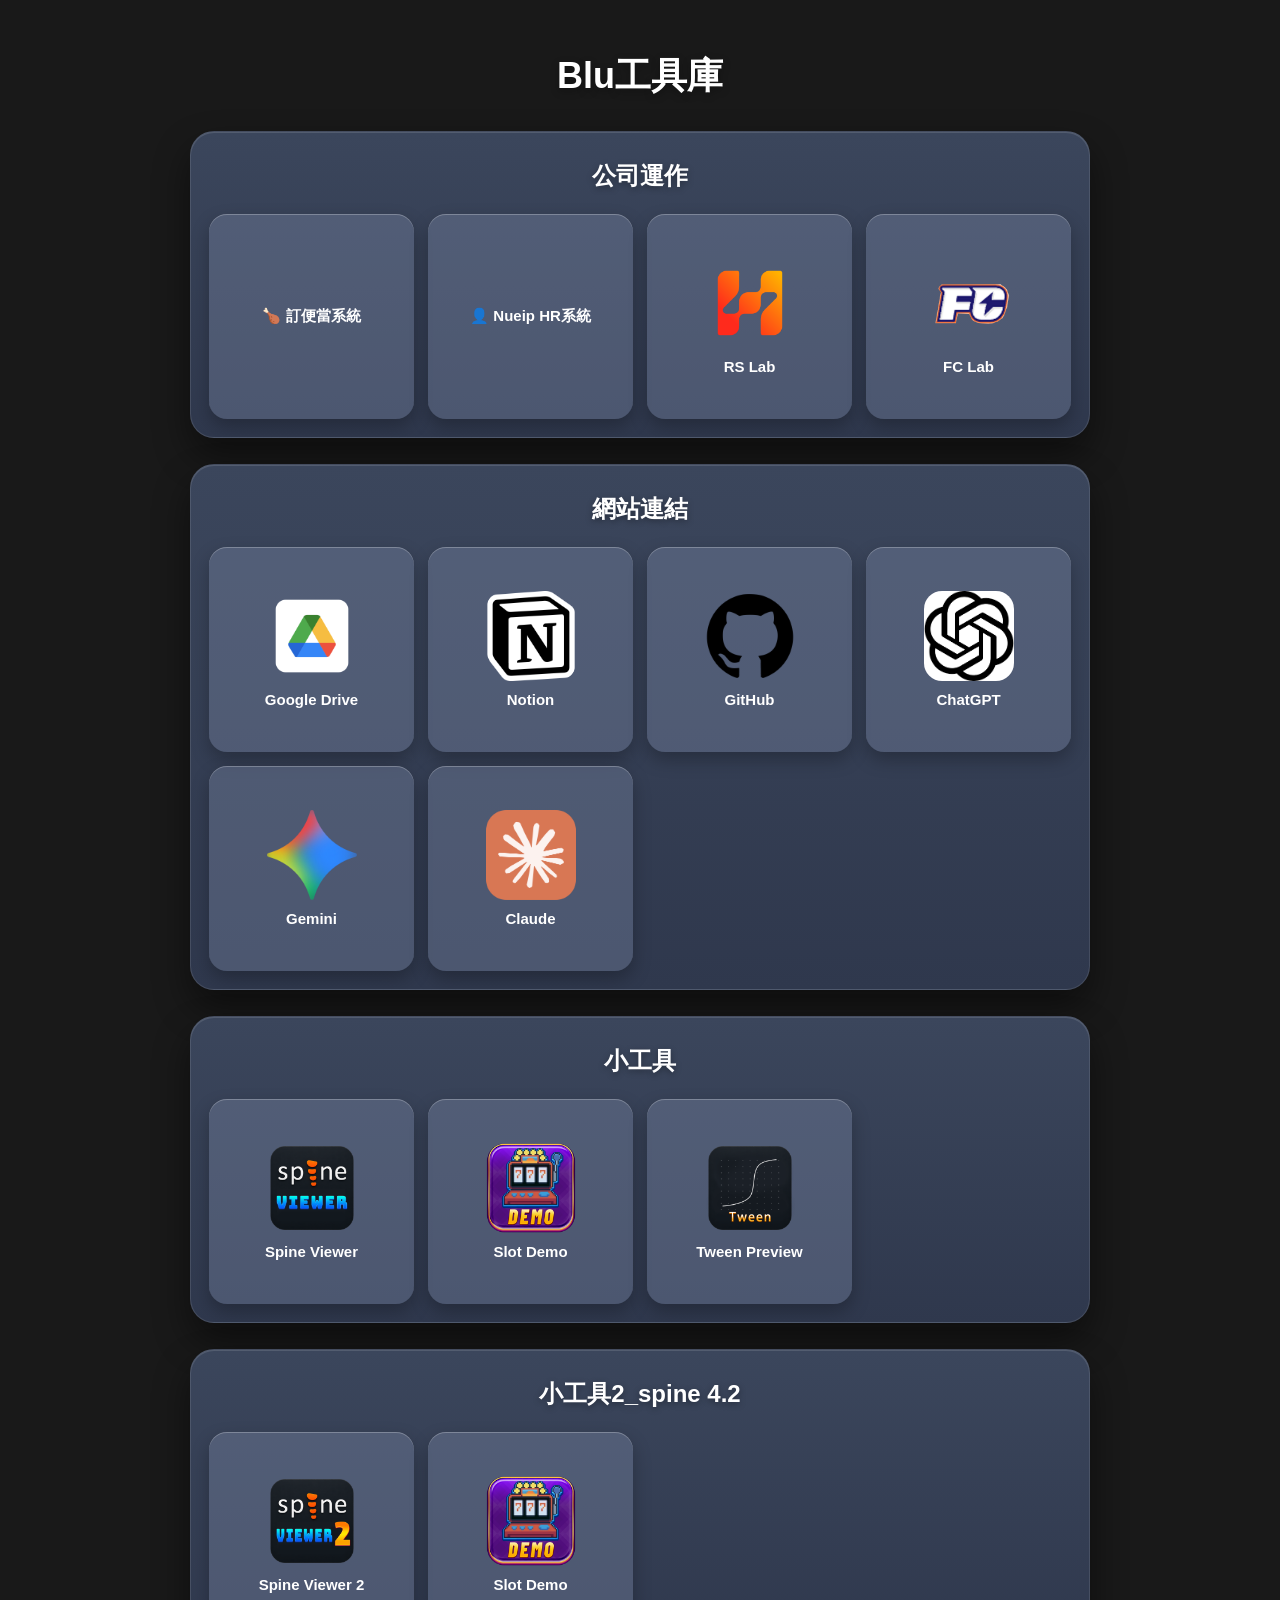
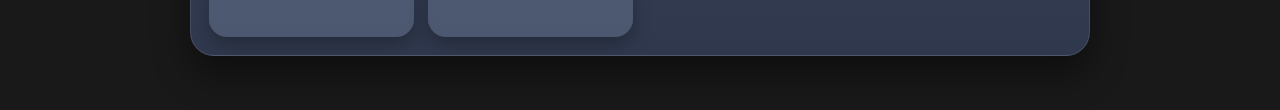
<file: index.html>
<!DOCTYPE html>
<!DOCTYPE html>
<html lang="zh-Hant">
<head>
  <meta charset="UTF-8" />
  <meta name="viewport" content="width=device-width, initial-scale=1.0" />
  <title>Blu工具庫</title>

  <style>
      * {
      box-sizing: border-box;
    }
	
	body {
	  margin: 0;
	  font-family: "Microsoft JhengHei", Arial, sans-serif;
	  background: #191919;
	  color: #fff;
	}

    .page {
      max-width: 1200px;
      margin: 0 auto;
      padding: 28px;
    }

    h1 {
      text-align: center;
      margin-bottom: 30px;
      font-size: 36px;
      text-shadow: 0 3px 8px rgba(0,0,0,0.3);
    }

	.section {
	  background: linear-gradient(180deg, #3b465c, #2f384d);
	  border-radius: 24px;
	  padding: 28px 18px 18px;
	  margin-bottom: 26px;
	  box-shadow:
		0 18px 36px rgba(0, 0, 0, 0.45),
		inset 0 1px 0 rgba(255, 255, 255, 0.12);
	  border: 1px solid rgba(255, 255, 255, 0.10);

	  width: min(900px, calc(100vw - 40px));
	  margin-left: auto;
	  margin-right: auto;

	  overflow: hidden;
	}

	.section-title {
	  background: none;
	  color: #ffffff;
	  text-align: center;
	  padding: 0;
	  border-radius: 0;
	  font-size: 24px;
	  font-weight: bold;
	  margin-bottom: 22px;
	  text-shadow: 0 2px 6px rgba(0,0,0,0.35);
	}

	.button-grid {
	  display: grid;
	  grid-template-columns: repeat(4, minmax(0, 1fr));
	  gap: 14px;
	}

	.link-button {
	  display: flex;
	  flex-direction: column;
	  align-items: center;
	  justify-content: center;

	  width: 100%;
	  aspect-ratio: 1 / 1;
	  border-radius: 18px;

	  background: rgba(130, 145, 175, 0.35);
	  color: #ffffff;
	  text-decoration: none;
	  font-size: 15px;
	  font-weight: bold;

	  box-shadow:
		inset 0 1px 0 rgba(255,255,255,0.25),
		0 8px 18px rgba(0,0,0,0.25);

	  transition: 0.2s;
	}
	
	.button-icon {
	  width: 90px;
	  height: 90px;
	  max-width: 70%;
	  object-fit: contain;
	  margin-bottom: 10px;
	  border-radius: 18px;
	}
	
	.link-button:hover {
	  transform: translateY(-4px) scale(1.03);
	  background: rgba(255, 255, 255, 0.22);
	  box-shadow:
		inset 0 1px 0 rgba(255,255,255,0.35),
		0 12px 24px rgba(0,0,0,0.35);
	}

    .note {
      margin-top: 10px;
      font-size: 14px;
      color: #555;
      text-align: center;
    }
	
	@media (max-width: 900px) {
  .button-grid {
    grid-template-columns: repeat(3, minmax(0, 1fr));
  }
}

@media (max-width: 650px) {
  .button-grid {
    grid-template-columns: repeat(2, minmax(0, 1fr));
  }

  .button-icon {
    width: 72px;
    height: 72px;
  }
}

@media (max-width: 420px) {
  .button-grid {
    grid-template-columns: repeat(1, minmax(0, 1fr));
  }
}
  </style>
</head>

<body>
  <div class="page">
    <h1>Blu工具庫</h1>

    <div class="section">
      <div class="section-title">公司運作</div>
      <div class="button-grid">
        <a class="link-button" href="https://dinbendon.net/do/" target="_blank">🍗 訂便當系統</a>
        <a class="link-button" href="https://portal.nueip.com/login/iwct" target="_blank">👤 Nueip HR系統</a>
		
	  <a class="link-button" href="https://www.ccglab.net/login" target="_blank">
		  <img class="button-icon" src="./assets/icons/Hooray.png" alt="RS Lab">
		  <span>RS Lab</span>
		</a>
		
	  <a class="link-button" href="https://fcg666.net/login" target="_blank">
		  <img class="button-icon" src="./assets/icons/fachai.png" alt="FC Lab">
		  <span>FC Lab</span>
		</a>

      </div>
    </div>

       <div class="section">
      <div class="section-title">網站連結</div>
      <div class="button-grid">
	  
	  <a class="link-button" href="https://drive.google.com" target="_blank">
		  <img class="button-icon" src="./assets/icons/drive.png" alt="Google Drive">
		  <span>Google Drive</span>
		</a>
		
	  <a class="link-button" href="https://www.notion.so/" target="_blank">
		  <img class="button-icon" src="./assets/icons/Notion.png" alt="Notion">
		  <span>Notion</span>
		</a>
        
	  <a class="link-button" href="https://github.com" target="_blank">
		  <img class="button-icon" src="./assets/icons/GitHub.png" alt="GitHub">
		  <span>GitHub</span>
		</a>
		
	  <a class="link-button" href="https://chat.openai.com" target="_blank">
		  <img class="button-icon" src="./assets/icons/chatgpt.png" alt="ChatGPT">
		  <span>ChatGPT</span>
		</a>
		
	  <a class="link-button" href="https://chat.openai.com" target="_blank">
		  <img class="button-icon" src="./assets/icons/Gemini.png" alt="Gemini">
		  <span>Gemini</span>
		</a>
		
	  <a class="link-button" href="https://claude.ai/new" target="_blank">
		  <img class="button-icon" src="./assets/icons/Claude.png" alt="Claude">
		  <span>Claude</span>
		</a>
		
      </div>
    </div>

    <div class="section">
      <div class="section-title">小工具</div>
      <div class="button-grid">
	  
	  <a class="link-button" href="./tools/spineviewer/" target="_blank">
		  <img class="button-icon" src="./assets/icons/spine-viewer.png" alt="Spine Viewer">
		  <span>Spine Viewer</span>
		</a>
		
	  <a class="link-button" href="./tools/demo/" target="_blank">
		  <img class="button-icon" src="./assets/icons/slot_demo.png" alt="Slot Demo">
		  <span>Slot Demo</span>
		</a>
		
		
		<a class="link-button" href="./tools/tween-preview-v2.html" target="_blank">
		  <img class="button-icon" src="./assets/icons/tween-preview.png" alt="Tween Preview">
		  <span>Tween Preview</span>
		</a>
		
		

		
		
      </div>
    </div>
	
	
	
 <div class="section">
      <div class="section-title">小工具2_spine 4.2</div>
      <div class="button-grid">
	  
	  <a class="link-button" href="./tools/spineviewer_2/" target="_blank">
		  <img class="button-icon" src="./assets/icons/spine-viewer-2.png" alt="Spine Viewer 2">
		  <span>Spine Viewer 2</span>
		</a>
		
	  <a class="link-button" href="./tools/demo/" target="_blank">
		  <img class="button-icon" src="./assets/icons/slot_demo.png" alt="Slot Demo">
		  <span>Slot Demo</span>
		</a>
		
		

		
		
		
		
      </div>
    </div>
	
	
    </div>
  </div>
</body>
</html>
</file>
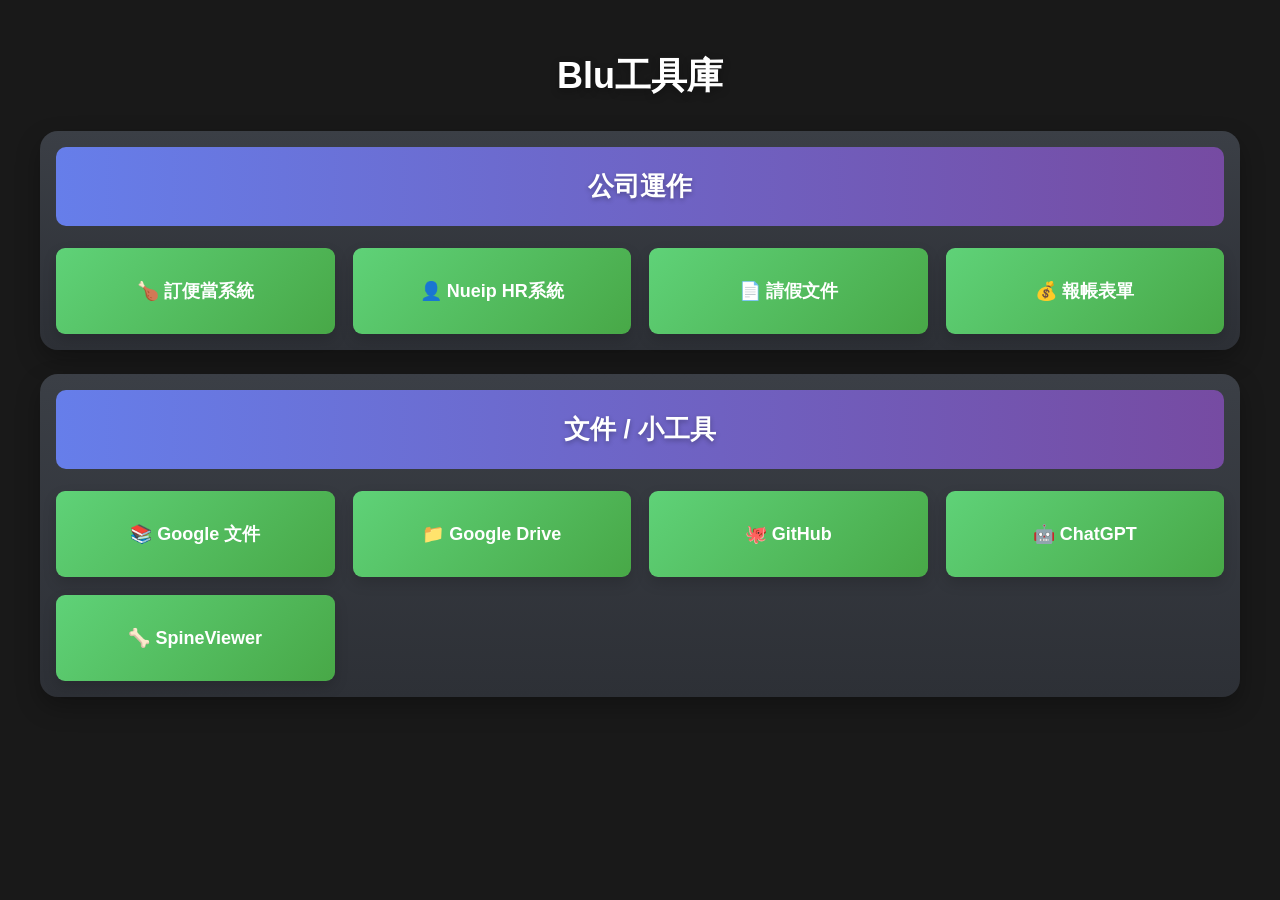
<file: _backup/index.html>
<!DOCTYPE html>
<!DOCTYPE html>
<html lang="zh-Hant">
<head>
  <meta charset="UTF-8" />
  <meta name="viewport" content="width=device-width, initial-scale=1.0" />
  <title>Blu工具庫</title>

  <style>
	body {
	  margin: 0;
	  font-family: "Microsoft JhengHei", Arial, sans-serif;
	  background: #191919;
	  color: #fff;
	}

    .page {
      max-width: 1200px;
      margin: 0 auto;
      padding: 28px;
    }

    h1 {
      text-align: center;
      margin-bottom: 30px;
      font-size: 36px;
      text-shadow: 0 3px 8px rgba(0,0,0,0.3);
    }

	.section {
	  background: linear-gradient(180deg, #3b3f46, #2d3036);
	  border-radius: 18px;
	  padding: 16px;
	  margin-bottom: 24px;
	  box-shadow: 0 10px 24px rgba(0,0,0,0.28);
	}

    .section-title {
      background: linear-gradient(90deg, #667eea, #764ba2);
      color: #fff;
      text-align: center;
      padding: 22px;
      border-radius: 10px;
      font-size: 26px;
      font-weight: bold;
      margin-bottom: 22px;
      text-shadow: 0 2px 5px rgba(0,0,0,0.3);
    }

    .button-grid {
      display: grid;
      grid-template-columns: repeat(auto-fit, minmax(220px, 1fr));
      gap: 18px;
    }

    .link-button {
      display: flex;
      align-items: center;
      justify-content: center;
      min-height: 62px;
      padding: 12px 18px;
      border-radius: 9px;
      background: linear-gradient(135deg, #5fd278, #48a847);
      color: #fff;
      text-decoration: none;
      font-size: 18px;
      font-weight: bold;
      box-shadow: 0 6px 14px rgba(0,0,0,0.15);
      transition: 0.2s;
    }

    .link-button:hover {
      transform: translateY(-3px);
      box-shadow: 0 10px 18px rgba(0,0,0,0.25);
      filter: brightness(1.08);
    }

    .note {
      margin-top: 10px;
      font-size: 14px;
      color: #555;
      text-align: center;
    }
  </style>
</head>

<body>
  <div class="page">
    <h1>Blu工具庫</h1>

    <div class="section">
      <div class="section-title">公司運作</div>
      <div class="button-grid">
        <a class="link-button" href="https://dinbendon.net/do/" target="_blank">🍗 訂便當系統</a>
        <a class="link-button" href="https://portal.nueip.com/login/iwct" target="_blank">👤 Nueip HR系統</a>
        <a class="link-button" href="https://example.com" target="_blank">📄 請假文件</a>
        <a class="link-button" href="https://example.com" target="_blank">💰 報帳表單</a>
      </div>
    </div>

   

    <div class="section">
      <div class="section-title">文件 / 小工具</div>
      <div class="button-grid">
        <a class="link-button" href="https://docs.google.com" target="_blank">📚 Google 文件</a>
        <a class="link-button" href="https://drive.google.com" target="_blank">📁 Google Drive</a>
        <a class="link-button" href="https://github.com" target="_blank">🐙 GitHub</a>
        <a class="link-button" href="https://chat.openai.com" target="_blank">🤖 ChatGPT</a>
		<a class="link-button" href="./tools/spineviewer/" target="_blank">🦴 SpineViewer</a>
      </div>
    </div>

  </div>
</body>
</html>
</file>
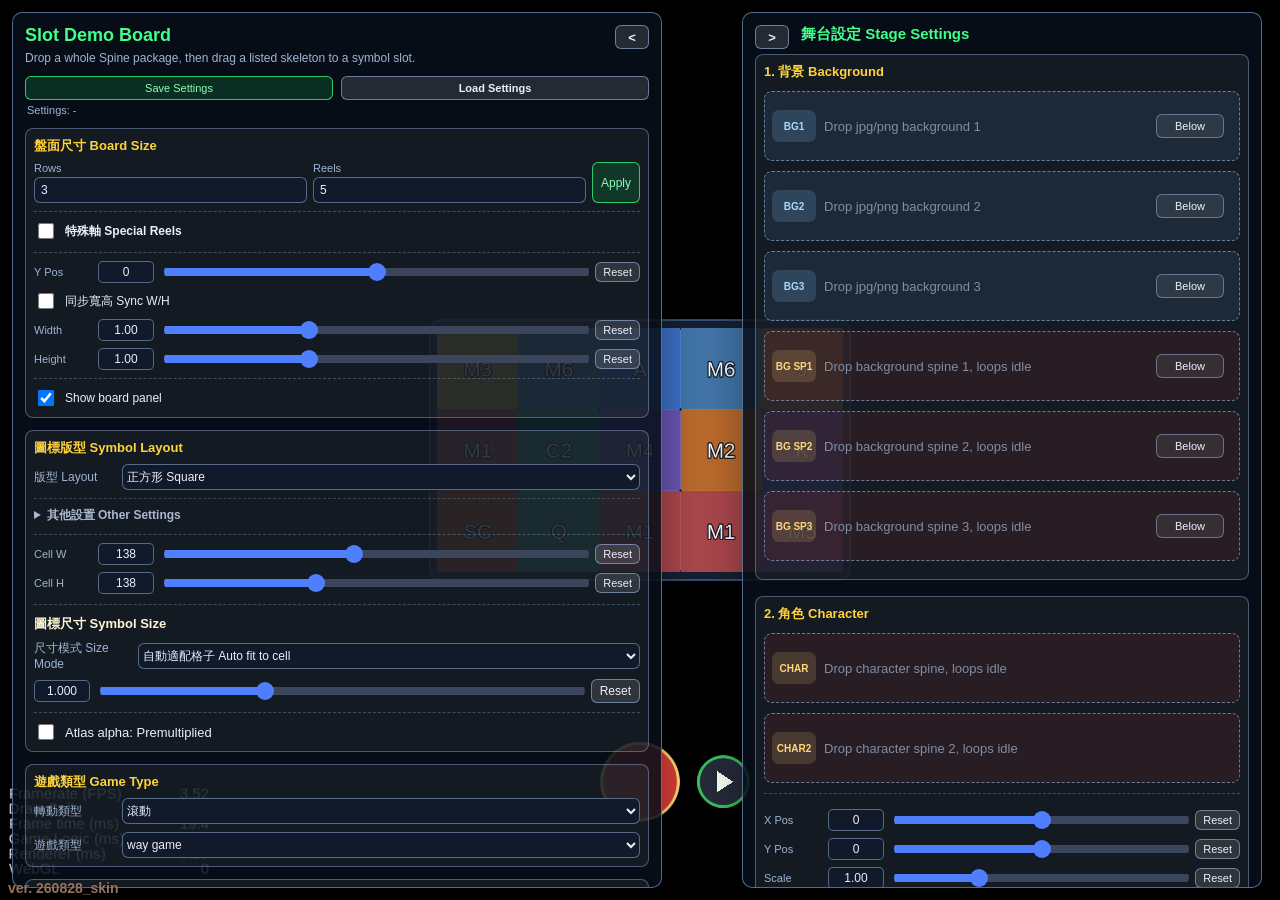
<file: tools/demo/index.html>
<!DOCTYPE html>
<html>
<head>
  <meta charset="utf-8">

  <title>Cocos Creator | Demo_01</title>

  <!--http://www.html5rocks.com/en/mobile/mobifying/-->
  <meta name="viewport"
        content="width=device-width,user-scalable=no,initial-scale=1, minimum-scale=1,maximum-scale=1"/>

  <!--https://developer.apple.com/library/safari/documentation/AppleApplications/Reference/SafariHTMLRef/Articles/MetaTags.html-->
  <meta name="apple-mobile-web-app-capable" content="yes">
  <meta name="apple-mobile-web-app-status-bar-style" content="black-translucent">
  <meta name="format-detection" content="telephone=no">

  <!-- force webkit on 360 -->
  <meta name="renderer" content="webkit"/>
  <meta name="force-rendering" content="webkit"/>
  <!-- force edge on IE -->
  <meta http-equiv="X-UA-Compatible" content="IE=edge,chrome=1"/>
  <meta name="msapplication-tap-highlight" content="no">

  <!-- force full screen on some browser -->
  <meta name="full-screen" content="yes"/>
  <meta name="x5-fullscreen" content="true"/>
  <meta name="360-fullscreen" content="true"/>
  
  <!-- force screen orientation on some browser -->
  <meta name="screen-orientation" content=""/>
  <meta name="x5-orientation" content="">

  <!--fix fireball/issues/3568 -->
  <!--<meta name="browsermode" content="application">-->
  <meta name="x5-page-mode" content="app">

  <!--<link rel="apple-touch-icon" href=".png" />-->
  <!--<link rel="apple-touch-icon-precomposed" href=".png" />-->

  <link rel="stylesheet" type="text/css" href="style-mobile.6e9cd.css"/>
  <link rel="icon" href="favicon.8de18.ico"/>
</head>
<body>
  <canvas id="GameCanvas" oncontextmenu="event.preventDefault()" tabindex="0"></canvas>
  <div id="splash">
    <div class="progress-bar stripes">
      <span style="width: 0%"></span>
    </div>
  </div>

<script src="src/settings.75821.js" charset="utf-8"></script>

<script src="main.eea7c.js" charset="utf-8"></script>

<script type="text/javascript">
(function () {
    // open web debugger console
    if (typeof VConsole !== 'undefined') {
        window.vConsole = new VConsole();
    }

    var debug = window._CCSettings.debug;
    var splash = document.getElementById('splash');
    splash.style.display = 'block';

    function loadScript (moduleName, cb) {
      function scriptLoaded () {
          document.body.removeChild(domScript);
          domScript.removeEventListener('load', scriptLoaded, false);
          cb && cb();
      };
      var domScript = document.createElement('script');
      domScript.async = true;
      domScript.src = moduleName;
      domScript.addEventListener('load', scriptLoaded, false);
      document.body.appendChild(domScript);
    }

    loadScript(debug ? 'cocos2d-js.js' : 'cocos2d-js-min.b43d1.js', function () {
      if (CC_PHYSICS_BUILTIN || CC_PHYSICS_CANNON) {
        loadScript(debug ? 'physics.js' : 'physics-min.30c61.js', window.boot);
      }
      else {
        window.boot();
      }
    });
})();
</script>
</body>
</html>
</file>
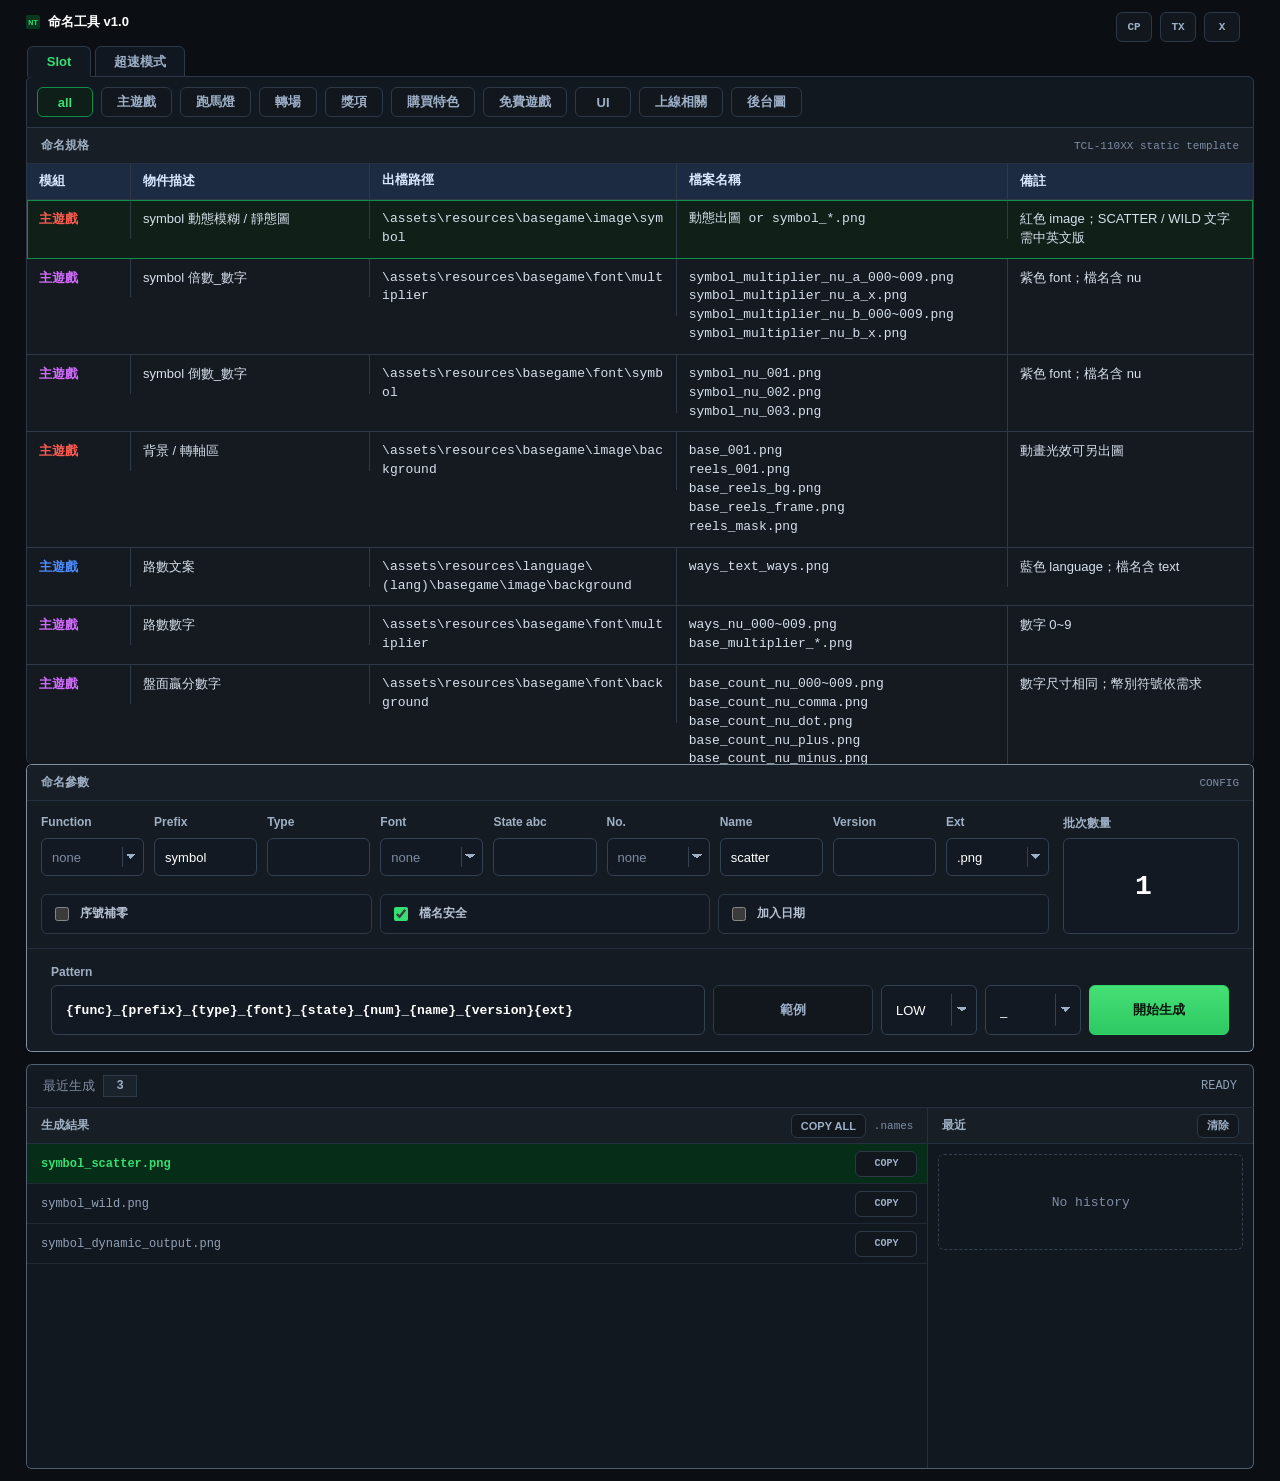
<file: tools/nametool/index.html>
﻿<!doctype html>
<html lang="zh-Hant">
  <head>
    <meta charset="utf-8">
    <meta name="viewport" content="width=device-width, initial-scale=1">
    <title>&#21629;&#21517;&#24037;&#20855; v1.0</title>
    <link rel="stylesheet" href="./styles.css?v=20260730-pattern-short-controls-wide2">
	
  </head>
  <body>
    <main class="app-window">
      <header class="titlebar">
        <div class="brand-mark" aria-hidden="true">NT</div>
        <h1>&#21629;&#21517;&#24037;&#20855; v1.0</h1>
      </header>

      <div class="top-actions" aria-label="actions">
        <button class="icon-button" id="copyAllBtn" type="button" title="Copy all">CP</button>
        <button class="icon-button" id="exportBtn" type="button" title="Export txt">TX</button>
        <button class="icon-button danger" id="clearBtn" type="button" title="Clear">X</button>
      </div>
      <section class="spec-shell" aria-label="slot naming spec">
        <section class="toolbar" aria-label="mode">
          <div class="slot-tabs" data-active-mode="slot">
            <div class="top-mode-row" role="group" aria-label="Spec mode">
              <button class="slot-tab active" type="button" aria-selected="true" data-spec-mode="slot">Slot</button>
              <button class="slot-tab" type="button" aria-selected="false" data-spec-mode="function">&#36229;&#36895;&#27169;&#24335;</button>
            </div>
            <div class="mode-tabs" role="group" aria-label="Slot category" data-nav-mode="slot">
              <button class="preset active" type="button" data-filter-group="all">all</button>
              <button class="preset" type="button" data-filter-group="main">&#20027;&#36938;&#25138;</button>
              <button class="preset" type="button" data-filter-group="marquee">&#36305;&#39340;&#29128;</button>
              <button class="preset" type="button" data-filter-group="intro">&#36681;&#22580;</button>
              <button class="preset" type="button" data-filter-group="win">&#29518;&#38917;</button>
              <button class="preset" type="button" data-filter-group="buyfeature">&#36092;&#36023;&#29305;&#33394;</button>
              <button class="preset" type="button" data-filter-group="free">&#20813;&#36027;&#36938;&#25138;</button>
              <button class="preset" type="button" data-filter-group="ui">UI</button>
              <button class="preset" type="button" data-filter-group="online">&#19978;&#32218;&#30456;&#38364;</button>
              <button class="preset" type="button" data-filter-group="backend">&#24460;&#21488;&#22294;</button>
            </div>
            <div class="mode-tabs" role="group" aria-label="Hyperspeed category" data-nav-mode="function">
              <button class="preset active" type="button" data-filter-group="all">all</button>
              <button class="preset" type="button" data-filter-group="hs_initial">&#21021;&#22987;&#30059;&#38754;</button>
              <button class="preset" type="button" data-filter-group="hs_launch">&#21855;&#21205;&#38913;&#38754;</button>
              <button class="preset" type="button" data-filter-group="hs_fg">FG&#35426;&#21839;&#35222;&#31383;</button>
              <button class="preset" type="button" data-filter-group="hs_balance">&#39192;&#38989;&#19981;&#36275;</button>
              <button class="preset" type="button" data-filter-group="hs_replay">&#22238;&#25918;&#38913;&#38754;</button>
              <button class="preset" type="button" data-filter-group="hs_ui">UI &#38748;&#24907;&#20844;&#29256;</button>
            </div>
          </div>
        </section>

        <section class="spec-panel" aria-label="naming spec">
          <div class="section-head">
            <h2>&#21629;&#21517;&#35215;&#26684;</h2>
            <span>TCL-110XX static template</span>
          </div>
          <div class="spec-table" role="table" aria-label="spec table">
          <div class="spec-row spec-head" role="row">
            <span role="columnheader">&#27169;&#32068;</span>
            <span role="columnheader">&#29289;&#20214;&#25551;&#36848;</span>
            <span role="columnheader">&#20986;&#27284;&#36335;&#24465;</span>
            <span role="columnheader">&#27284;&#26696;&#21517;&#31281;</span>
            <span role="columnheader">&#20633;&#35387;</span>
          </div>
          <button class="spec-row spec-base active" type="button" data-preset="symbol_image" role="row">
            <span role="cell">&#20027;&#36938;&#25138;</span>
            <span role="cell">symbol &#21205;&#24907;&#27169;&#31946; / &#38748;&#24907;&#22294;</span>
            <span role="cell">\assets\resources\basegame\image\symbol</span>
            <span role="cell">&#21205;&#24907;&#20986;&#22294; or symbol_*.png</span>
            <span role="cell">&#32005;&#33394; image&#65307;SCATTER / WILD &#25991;&#23383;&#38656;&#20013;&#33521;&#25991;&#29256;</span>
          </button>
          <button class="spec-row spec-font" type="button" data-preset="symbol_multiplier" role="row">
            <span role="cell">&#20027;&#36938;&#25138;</span>
            <span role="cell">symbol &#20493;&#25976;_&#25976;&#23383;</span>
            <span role="cell">\assets\resources\basegame\font\multiplier</span>
            <span role="cell">symbol_multiplier_nu_a_000~009.png<br>symbol_multiplier_nu_a_x.png<br>symbol_multiplier_nu_b_000~009.png<br>symbol_multiplier_nu_b_x.png</span>
            <span role="cell">&#32043;&#33394; font&#65307;&#27284;&#21517;&#21547; nu</span>
          </button>
          <button class="spec-row spec-font" type="button" data-preset="symbol_countdown" role="row">
            <span role="cell">&#20027;&#36938;&#25138;</span>
            <span role="cell">symbol &#20498;&#25976;_&#25976;&#23383;</span>
            <span role="cell">\assets\resources\basegame\font\symbol</span>
            <span role="cell">symbol_nu_001.png<br>symbol_nu_002.png<br>symbol_nu_003.png</span>
            <span role="cell">&#32043;&#33394; font&#65307;&#27284;&#21517;&#21547; nu</span>
          </button>
          <button class="spec-row spec-base" type="button" data-preset="base_bg" role="row">
            <span role="cell">&#20027;&#36938;&#25138;</span>
            <span role="cell">&#32972;&#26223; / &#36681;&#36600;&#21312;</span>
            <span role="cell">\assets\resources\basegame\image\background</span>
            <span role="cell">base_001.png<br>reels_001.png<br>base_reels_bg.png<br>base_reels_frame.png<br>reels_mask.png</span>
            <span role="cell">&#21205;&#30059;&#20809;&#25928;&#21487;&#21478;&#20986;&#22294;</span>
          </button>
          <button class="spec-row spec-text" type="button" data-preset="ways_text" role="row">
            <span role="cell">&#20027;&#36938;&#25138;</span>
            <span role="cell">&#36335;&#25976;&#25991;&#26696;</span>
            <span role="cell">\assets\resources\language\(lang)\basegame\image\background</span>
            <span role="cell">ways_text_ways.png</span>
            <span role="cell">&#34253;&#33394; language&#65307;&#27284;&#21517;&#21547; text</span>
          </button>
          <button class="spec-row spec-font" type="button" data-preset="ways_nu" role="row">
            <span role="cell">&#20027;&#36938;&#25138;</span>
            <span role="cell">&#36335;&#25976;&#25976;&#23383;</span>
            <span role="cell">\assets\resources\basegame\font\multiplier</span>
            <span role="cell">ways_nu_000~009.png<br>base_multiplier_*.png</span>
            <span role="cell">&#25976;&#23383; 0~9</span>
          </button>
          <button class="spec-row spec-font" type="button" data-preset="base_count" role="row">
            <span role="cell">&#20027;&#36938;&#25138;</span>
            <span role="cell">&#30436;&#38754;&#36111;&#20998;&#25976;&#23383;</span>
            <span role="cell">\assets\resources\basegame\font\background</span>
            <span role="cell">base_count_nu_000~009.png<br>base_count_nu_comma.png<br>base_count_nu_dot.png<br>base_count_nu_plus.png<br>base_count_nu_minus.png<br>base_count_nu_x.png<br>base_count_nu_k.png<br>base_count_nu_m.png</span>
            <span role="cell">&#25976;&#23383;&#23610;&#23544;&#30456;&#21516;&#65307;&#24163;&#21029;&#31526;&#34399;&#20381;&#38656;&#27714;</span>
          </button>
          <button class="spec-row spec-base" type="button" data-preset="marquee_mask" role="row">
            <span role="cell">&#36305;&#39340;&#29128;</span>
            <span role="cell">&#36305;&#39340;&#29128;&#36974;&#32617; / &#24213;&#22294;</span>
            <span role="cell">\assets\resources\basegame\image\marquee</span>
            <span role="cell">marquee_mask.png<br>marquee_frame.png</span>
            <span role="cell">&#36974;&#32617;&#65306;&#36879;&#26126;&#24213;&#30333;&#33394;&#31684;&#22285;</span>
          </button>
          <button class="spec-row spec-text" type="button" data-preset="marquee_text" role="row">
            <span role="cell">&#36305;&#39340;&#29128;</span>
            <span role="cell">&#36305;&#39340;&#29128;&#25991;&#26696;</span>
            <span role="cell">\assets\resources\language\(lang)\basegame\image\marquee</span>
            <span role="cell">marquee_text_001~008.png</span>
            <span role="cell">&#20381;&#35442;&#27454;&#25991;&#26696;&#25976;&#37327;</span>
          </button>
          <button class="spec-row spec-font" type="button" data-preset="marquee_nu" role="row">
            <span role="cell">&#36305;&#39340;&#29128;</span>
            <span role="cell">&#36305;&#39340;&#29128;&#36111;&#20998;&#25976;&#23383;</span>
            <span role="cell">\assets\resources\basegame\font\marquee</span>
            <span role="cell">marquee_nu_000~009.png<br>marquee_nu_comma.png<br>marquee_nu_dot.png<br>marquee_nu_plus.png<br>marquee_nu_minus.png<br>marquee_nu_x.png<br>marquee_nu_k.png<br>marquee_nu_m.png</span>
            <span role="cell">&#23610;&#23544;&#30456;&#21516;&#65307;&#23532;&#24230;&#35009;&#26368;&#23567;</span>
          </button>
          <button class="spec-row spec-text" type="button" data-preset="intro_text" role="row">
            <span role="cell">&#36681;&#22580;</span>
            <span role="cell">&#36681;&#22580;&#25991;&#26696; / &#25353;&#37397;</span>
            <span role="cell">\assets\resources\language\(lang)\basegame\image\freegame_intro</span>
            <span role="cell">intro_text_001.png<br>intro_text_002.png<br>btn_intro_text_start.png</span>
            <span role="cell">&#20813;&#36027;&#36938;&#25138;&#36681;&#22580;</span>
          </button>
          <button class="spec-row spec-font" type="button" data-preset="intro_nu" role="row">
            <span role="cell">&#36681;&#22580;</span>
            <span role="cell">&#36681;&#22580;&#25976;&#23383;</span>
            <span role="cell">\assets\resources\basegame\font\freegame_intro</span>
            <span role="cell">intro_nu_000~009.png<br>autostart_nu_000~009.png</span>
            <span role="cell">&#33258;&#21205;&#38283;&#22987;&#25976;&#23383;&#21516;&#27169;&#32068;</span>
          </button>
          <button class="spec-row spec-text" type="button" data-preset="totalwin_text" role="row">
            <span role="cell">&#29518;&#38917;</span>
            <span role="cell">&#32080;&#31639;&#27161;&#38988;</span>
            <span role="cell">\assets\resources\language\(lang)\basegame\image\totalwin</span>
            <span role="cell">totalwin_text_totalwin.png</span>
            <span role="cell">&#21487;&#33287;&#36092;&#36023;&#29305;&#33394;&#27171;&#24335;&#20849;&#29992;</span>
          </button>
          <button class="spec-row spec-font" type="button" data-preset="totalwin_nu" role="row">
            <span role="cell">&#29518;&#38917;</span>
            <span role="cell">&#32080;&#31639;&#25976;&#23383;</span>
            <span role="cell">\assets\resources\basegame\font\totalwin</span>
            <span role="cell">totalwin_nu_000~009.png<br>totalwin_nu_comma.png<br>totalwin_nu_dot.png<br>totalwin_nu_plus.png<br>totalwin_nu_minus.png<br>totalwin_nu_x.png<br>totalwin_nu_k.png<br>totalwin_nu_m.png</span>
            <span role="cell">&#26410;&#33287; bigwin/maxwin &#20849;&#29992;&#26178;&#20351;&#29992;</span>
          </button>
          <button class="spec-row spec-font" type="button" data-preset="win_nu" role="row">
            <span role="cell">&#29518;&#38917;</span>
            <span role="cell">&#22235;&#23652;&#22823;&#29518; / MAX &#20849;&#29992;&#25976;&#23383;</span>
            <span role="cell">\assets\resources\basegame\font\bigwin_maxwin_totalwin</span>
            <span role="cell">win_nu_000~009.png<br>win_nu_comma.png<br>win_nu_dot.png<br>win_nu_plus.png<br>win_nu_minus.png<br>win_nu_x.png<br>win_nu_k.png<br>win_nu_m.png</span>
            <span role="cell">&#20849;&#29992;&#25976;&#23383;&#27169;&#32068;</span>
          </button>
          <button class="spec-row spec-text" type="button" data-preset="maxwin_text" role="row">
            <span role="cell">&#29518;&#38917;</span>
            <span role="cell">MAX &#22823;&#29518;&#27161;&#38988; / &#25353;&#37397;</span>
            <span role="cell">\assets\resources\language\(lang)\basegame\image\maxwin</span>
            <span role="cell">maxwin_text_maxwin.png<br>btn_maxwin_text_winning.png</span>
            <span role="cell">&#25991;&#26696;&#20197;&#35215;&#26684;&#26360;&#28858;&#20027;</span>
          </button>
          <button class="spec-row spec-text" type="button" data-preset="buyfeature_lang" role="row">
            <span role="cell">&#36092;&#36023;&#29305;&#33394;</span>
            <span role="cell">&#25353;&#37397; / &#24213;&#26495;&#25991;&#26696;</span>
            <span role="cell">\assets\resources\language\(lang)\basegame\image\buyfeature</span>
            <span role="cell">btn_buyfeature_text_001.png<br>buyfeature_text_001.png<br>btn_buyfeature_text_002.png<br>btn_buyfeature_text_003.png</span>
            <span role="cell">&#22810;&#22283;&#35486;&#31995;&#36039;&#28304;</span>
          </button>
          <button class="spec-row spec-base" type="button" data-preset="buyfeature_img" role="row">
            <span role="cell">&#36092;&#36023;&#29305;&#33394;</span>
            <span role="cell">&#36984;&#21462;&#26694; / &#25353;&#37397;</span>
            <span role="cell">\assets\resources\basegame\image\buyfeature</span>
            <span role="cell">buyfeature_img_sel.png<br>buyfeature_img_sel_002.png<br>btn_buyfeature_minus.png<br>btn_buyfeature_plus.png<br>btn_buyfeature_confirm.png<br>btn_buyfeature_cancel.png</span>
            <span role="cell">&#38750;&#35486;&#31995;&#22294;&#29255;</span>
          </button>
          <button class="spec-row spec-text" type="button" data-preset="freetimes_text" role="row">
            <span role="cell">&#20813;&#36027;&#36938;&#25138;</span>
            <span role="cell">&#22580;&#27425;&#25991;&#23383;</span>
            <span role="cell">\assets\resources\language\(lang)\freegame\image\freetimes</span>
            <span role="cell">freetimes_text_freegame.png<br>freetimes_text_maxspin.png</span>
            <span role="cell">&#25976;&#23383;&#12289;&#25991;&#23383;&#21516;&#39080;&#26684;</span>
          </button>
          <button class="spec-row spec-font" type="button" data-preset="freetimes_nu" role="row">
            <span role="cell">&#20813;&#36027;&#36938;&#25138;</span>
            <span role="cell">&#22580;&#27425;&#25976;&#23383;</span>
            <span role="cell">\assets\resources\freegame\font\freetimes</span>
            <span role="cell">freetimes_nu_000~009.png<br>freetimes_nu_of.png</span>
            <span role="cell">&#21516;&#39640;&#24230;&#65307;&#23532;&#24230;&#35009;&#26368;&#23567;</span>
          </button>
          <button class="spec-row spec-text" type="button" data-preset="retrigger_text" role="row">
            <span role="cell">&#20813;&#36027;&#36938;&#25138;&#21152;&#23616;</span>
            <span role="cell">&#21152;&#23616;&#25991;&#23383;</span>
            <span role="cell">\assets\resources\language\(lang)\freegame\image\retrigger</span>
            <span role="cell">retrigger_text_freegame.png</span>
            <span role="cell">&#21152;&#23616;&#30059;&#38754;&#25991;&#26696;</span>
          </button>
          <button class="spec-row spec-font" type="button" data-preset="retrigger_nu" role="row">
            <span role="cell">&#20813;&#36027;&#36938;&#25138;&#21152;&#23616;</span>
            <span role="cell">&#21152;&#23616;&#25976;&#23383;</span>
            <span role="cell">\assets\resources\freegame\font\retrigger</span>
            <span role="cell">retrigger_nu_000~010.png</span>
            <span role="cell">&#20381;&#21152;&#23616;&#25976;&#37327;</span>
          </button>
          <button class="spec-row spec-base" type="button" data-preset="ui_spin" role="row">
            <span role="cell">UI</span>
            <span role="cell">SPIN &#25353;&#37397;</span>
            <span role="cell">\assets\resources\basegame\image\ui</span>
            <span role="cell">btn_001.png<br>btn_img_001.png</span>
            <span role="cell">spin &#31661;&#38957;&#21487;&#21205;&#24907;&#20986;&#22294;</span>
          </button>
          <button class="spec-row spec-font" type="button" data-preset="ui_btn_nu" role="row">
            <span role="cell">UI</span>
            <span role="cell">&#33258;&#21205;&#26059;&#36681;&#27425;&#25976;</span>
            <span role="cell">\assets\resources\basegame\font\ui</span>
            <span role="cell">btn_nu_000~009.png</span>
            <span role="cell">UI &#25976;&#23383;</span>
          </button>
          <button class="spec-row spec-base" type="button" data-preset="ui_common" role="row">
            <span role="cell">UI</span>
            <span role="cell">UI &#38748;&#24907;&#20844;&#29256;</span>
            <span role="cell">\assets\resources\basegame\image\ui</span>
            <span role="cell">info_001.png<br>btn_002~018.png</span>
            <span role="cell">control_panel / &#20844;&#29256;&#25353;&#37397;</span>
          </button>
          <button class="spec-row spec-font" type="button" data-preset="info_nu" role="row">
            <span role="cell">UI</span>
            <span role="cell">&#36039;&#35338;&#21312;&#37329;&#38989;&#25976;&#23383;</span>
            <span role="cell">\assets\resources\basegame\font\ui</span>
            <span role="cell">info_nu_000~009.png<br>info_nu_comma.png<br>info_nu_dot.png<br>info_nu_plus.png<br>info_nu_minus.png<br>info_nu_x.png<br>info_nu_k.png<br>info_nu_m.png</span>
            <span role="cell">&#21547;&#24163;&#21029;&#31526;&#34399;</span>
          </button>
          <button class="spec-row spec-base" type="button" data-preset="loading" role="row">
            <span role="cell">&#19978;&#32218;&#30456;&#38364;</span>
            <span role="cell">&#21069;&#23566;&#38913; / loading</span>
            <span role="cell">\assets\texture\loading\image</span>
            <span role="cell">pc_img_001.jpg<br>pc_shadow.png<br>loading_bar.png<br>loading_bar_bg.png<br>loading_btn_001.png<br>loading_btn_002.png<br>loading_btn_start.png<br>loading_dot_001.png<br>loading_icon.png<br>loading_img_bg.jpg</span>
            <span role="cell">&#21069;&#23566;&#38913;&#20844;&#29256;&#36039;&#28304;</span>
          </button>
          <button class="spec-row spec-text" type="button" data-preset="loading_lang" role="row">
            <span role="cell">&#19978;&#32218;&#30456;&#38364;</span>
            <span role="cell">&#21069;&#23566;&#38913;&#22810;&#22283;</span>
            <span role="cell">\assets\resources\language\(lang)\loading\image</span>
            <span role="cell">loading_img_001.png<br>loading_carousel_img_001~003.png<br>hyperspeed_text_logo_(project).png</span>
            <span role="cell">&#38656;&#35486;&#31995;&#21312;&#20998;</span>
          </button>
          <button class="spec-row spec-backend" type="button" data-preset="backend_symbol" role="row">
            <span role="cell">&#24460;&#21488;&#22294;</span>
            <span role="cell">Symbol &#22294;&#27161;</span>
            <span role="cell">\backend\(project)\en</span>
            <span role="cell">0~14.png</span>
            <span role="cell">&#20381;&#35215;&#26684;&#26360; ID&#65307;&#23610;&#23544; 100x100 &#20493;&#25976;</span>
          </button>
          <button class="spec-row spec-backend" type="button" data-preset="backend_bg_frame" role="row">
            <span role="cell">&#24460;&#21488;&#22294;</span>
            <span role="cell">Symbol &#24213;&#26495; / &#37329;&#26694;</span>
            <span role="cell">\backend\(project)\en\bg<br>\backend\(project)\en\frame</span>
            <span role="cell">0.png<br>0x1.png<br>0x2.png<br>0x3.png</span>
            <span role="cell">Megaways &#21487;&#24118;&#38263;&#24230;&#65306;{id}x{length}.png</span>
          </button>
          <button class="spec-row spec-backend" type="button" data-preset="backend_logo" role="row">
            <span role="cell">&#24460;&#21488;&#22294;</span>
            <span role="cell">Icon / Logo</span>
            <span role="cell">\backend / market logo</span>
            <span role="cell">11005_en.png<br>11005_340x340_en.png<br>11005_1024x1024_en.png<br>11001_en.png</span>
            <span role="cell">&#36938;&#25138;&#32232;&#34399;_&#35486;&#31995;.png</span>
          </button>
        </div>
        </section>
      </section>

      <form class="builder-form" id="nameForm">
        <section class="command-row" aria-label="pattern">
          <label class="main-input">
            <span>Pattern</span>
            <input id="patternInput" name="pattern" type="text" value="{func}_{prefix}_{type}_{font}_{state}_{num}_{name}_{version}{ext}" spellcheck="false">
          </label>
          <button class="secondary" id="sampleBtn" type="button">&#31684;&#20363;</button>
          <select id="caseInput" name="caseMode" aria-label="case mode">
            <option value="lower" selected>LOW</option>
            <option value="upper">UP</option>
            <option value="camel">CAM</option>
            <option value="pascal">PAS</option>
            <option value="original">ORG</option>
          </select>
          <select id="separatorInput" name="separator" aria-label="separator">
            <option value="_" selected>_</option>
            <option value="-">-</option>
            <option value=".">.</option>
            <option value="">none</option>
          </select>
          <button class="primary" type="submit">&#38283;&#22987;&#29983;&#25104;</button>
        </section>

        <section class="panel composer" aria-label="config">
        <div class="section-head">
            <h2>&#21629;&#21517;&#21443;&#25976;</h2>
            <span>CONFIG</span>
          </div>

          <div class="field-grid">
            <label>
              <span>Function</span>
              <select id="functionInput" name="functionName">
                <option class="function-option-none" value="">none</option>
                <option value="btn">btn</option>
              </select>
            </label>
            <label>
              <span>Prefix</span>
              <input id="prefixInput" name="prefix" type="text" value="slot" list="prefixList" autocomplete="off">
              <datalist id="prefixList"></datalist>
            </label>
            <label>
              <span>Type</span>
              <input id="typeInput" name="type" type="text" list="typeList" autocomplete="off">
              <datalist id="typeList">
                <option value="btn"></option>
                <option value="bg"></option>
                <option value="icon"></option>
                <option value="panel"></option>
                <option value="image"></option>
                <option value="font"></option>
                <option value="multiplier"></option>
                <option value="text"></option>
                <option value="nu"></option>
                <option value="spine"></option>
                <option value="anim"></option>
                <option value="sfx"></option>
                <option value="fx"></option>
                <option value="tex"></option>
              </datalist>
            </label>
            <label>
              <span>Font</span>
              <select id="fontInput" name="fontSeries">
                <option class="font-option-none" value="">none</option>
                <option class="font-option-nu" value="multiplier">nu(&#20493;&#25976;)</option>
                <option class="font-option-nu" value="score">nu(&#20998;&#25976;)</option>
                <option class="font-option-text" value="text">text</option>
              </select>
            </label>
            <label>
              <span>State abc</span>
              <input id="stateInput" name="state" type="text" value="idle" autocomplete="off">
            </label>
            <label>
              <span>No.</span>
              <select id="numberInput" name="number">
                <option class="number-option-none" value="none">none</option>
                <option value="0">0</option>
                <option value="1" selected>1</option>
                <option value="2">2</option>
                <option value="3">3</option>
                <option value="4">4</option>
                <option value="5">5</option>
                <option value="6">6</option>
                <option value="7">7</option>
                <option value="8">8</option>
                <option value="9">9</option>
                <option value="10">10</option>
              </select>
            </label>
            <label>
              <span>Name</span>
              <input id="nameInput" name="baseName" type="text" value="wild symbol" list="namePrefixList" autocomplete="off">
              <datalist id="namePrefixList"></datalist>
            </label>
            <label>
              <span>Version</span>
              <input id="versionInput" name="version" type="text" value="v01" autocomplete="off">
            </label>
            <label>
              <span>Ext</span>
              <select id="extensionInput" name="extension">
                <option value="">none</option>
                <option value=".png" selected>.png</option>
                <option value=".jpg">.jpg</option>
                <option value=".json">.json</option>
                <option value=".atlas">.atlas</option>
                <option value=".skel">.skel</option>
                <option value=".prefab">.prefab</option>
                <option value=".mp3">.mp3</option>
                <option value=".wav">.wav</option>
              </select>
            </label>
          </div>

          <div class="switches">
            <label class="check">
              <input id="padInput" type="checkbox" checked>
              <span>&#24207;&#34399;&#35036;&#38646;</span>
            </label>
            <label class="check">
              <input id="asciiInput" type="checkbox" checked>
              <span>&#27284;&#21517;&#23433;&#20840;</span>
            </label>
            <label class="check">
              <input id="dateInput" type="checkbox">
              <span>&#21152;&#20837;&#26085;&#26399;</span>
            </label>
          </div>

          <label class="batch count-field">
            <span>&#25209;&#27425;&#25976;&#37327;</span>
            <input id="batchInput" name="batchCount" type="number" min="1" value="1">
          </label>
        </section>
      </form>

      <section class="recent-strip" aria-label="status">
        <div class="recent-meta">
          <span>&#26368;&#36817;&#29983;&#25104;</span>
          <strong id="resultCount">0</strong>
        </div>
        <p id="statusText">READY</p>
      </section>

      <section class="workspace" aria-label="naming workspace">
        <section class="panel output-panel" aria-label="results">
        <div class="section-head">
            <h2>&#29983;&#25104;&#32080;&#26524;</h2>
            <div class="head-actions">
              <button class="ghost" id="copyResultsBtn" type="button">COPY ALL</button>
              <span>.names</span>
            </div>
          </div>
          <div class="results" id="resultList" aria-live="polite"></div>
        </section>

        <aside class="side-column">
          <section class="panel history-panel" aria-label="history">
        <div class="section-head">
              <h2>&#26368;&#36817;</h2>
              <button class="ghost" id="clearHistoryBtn" type="button">&#28165;&#38500;</button>
            </div>
            <div class="history-list" id="historyList"></div>
          </section>
        </aside>
      </section>
    </main>

    <template id="resultRowTemplate">
      <article class="result-row">
        <code></code>
        <button class="copy-one" type="button">COPY</button>
      </article>
    </template>

    <script src="./app.js?v=20260702-final-folder1"></script>
  </body>
</html>
</file>
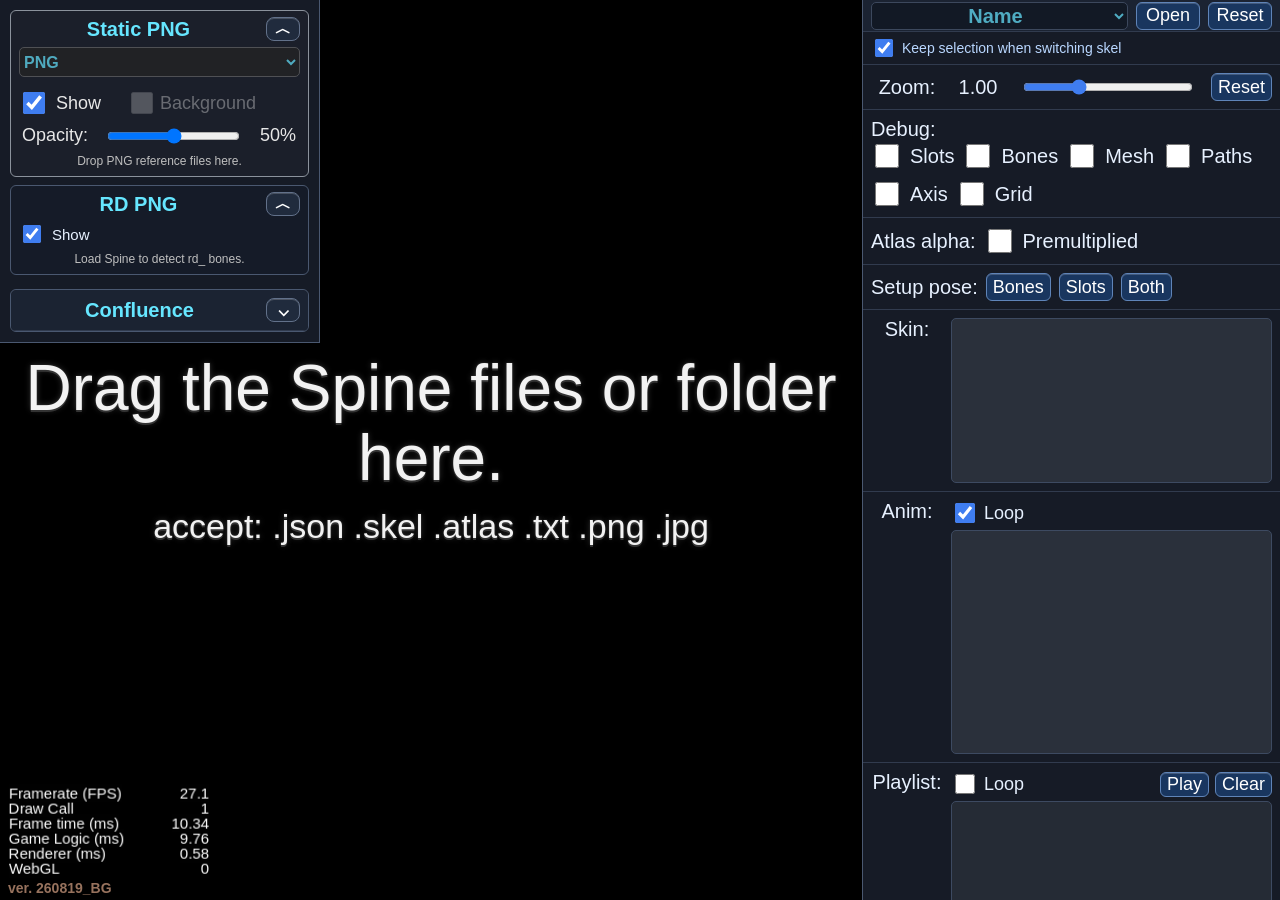
<file: tools/spineviewer/index.html>
<!DOCTYPE html>
<html>
<head>
  <meta charset="utf-8">

  <title>Cocos Creator | SpineViewer</title>

  <!--http://www.html5rocks.com/en/mobile/mobifying/-->
  <meta name="viewport"
        content="width=device-width,user-scalable=no,initial-scale=1, minimum-scale=1,maximum-scale=1"/>

  <!--https://developer.apple.com/library/safari/documentation/AppleApplications/Reference/SafariHTMLRef/Articles/MetaTags.html-->
  <meta name="apple-mobile-web-app-capable" content="yes">
  <meta name="apple-mobile-web-app-status-bar-style" content="black-translucent">
  <meta name="format-detection" content="telephone=no">

  <!-- force webkit on 360 -->
  <meta name="renderer" content="webkit"/>
  <meta name="force-rendering" content="webkit"/>
  <!-- force edge on IE -->
  <meta http-equiv="X-UA-Compatible" content="IE=edge,chrome=1"/>
  <meta name="msapplication-tap-highlight" content="no">

  <!-- force full screen on some browser -->
  <meta name="full-screen" content="yes"/>
  <meta name="x5-fullscreen" content="true"/>
  <meta name="360-fullscreen" content="true"/>
  
  <!-- force screen orientation on some browser -->
  <meta name="screen-orientation" content=""/>
  <meta name="x5-orientation" content="">

  <!--fix fireball/issues/3568 -->
  <!--<meta name="browsermode" content="application">-->
  <meta name="x5-page-mode" content="app">

  <!--<link rel="apple-touch-icon" href=".png" />-->
  <!--<link rel="apple-touch-icon-precomposed" href=".png" />-->

  <link rel="stylesheet" type="text/css" href="style-mobile.6e9cd.css"/>
  <link rel="icon" href="favicon.8de18.ico"/>
</head>
<body>
  <canvas id="GameCanvas" oncontextmenu="event.preventDefault()" tabindex="0"></canvas>
  <div id="splash">
    <div class="progress-bar stripes">
      <span style="width: 0%"></span>
    </div>
  </div>

<script src="src/settings.98b75.js" charset="utf-8"></script>

<script src="main.e512c.js" charset="utf-8"></script>

<script type="text/javascript">
(function () {
    // open web debugger console
    if (typeof VConsole !== 'undefined') {
        window.vConsole = new VConsole();
    }

    var debug = window._CCSettings.debug;
    var splash = document.getElementById('splash');
    splash.style.display = 'block';

    function loadScript (moduleName, cb) {
      function scriptLoaded () {
          document.body.removeChild(domScript);
          domScript.removeEventListener('load', scriptLoaded, false);
          cb && cb();
      };
      var domScript = document.createElement('script');
      domScript.async = true;
      domScript.src = moduleName;
      domScript.addEventListener('load', scriptLoaded, false);
      document.body.appendChild(domScript);
    }

    loadScript(debug ? 'cocos2d-js.js' : 'cocos2d-js-min.6472f.js', function () {
      if (CC_PHYSICS_BUILTIN || CC_PHYSICS_CANNON) {
        loadScript(debug ? 'physics.js' : 'physics-min.js', window.boot);
      }
      else {
        window.boot();
      }
    });
})();
</script>
</body>
</html>
</file>
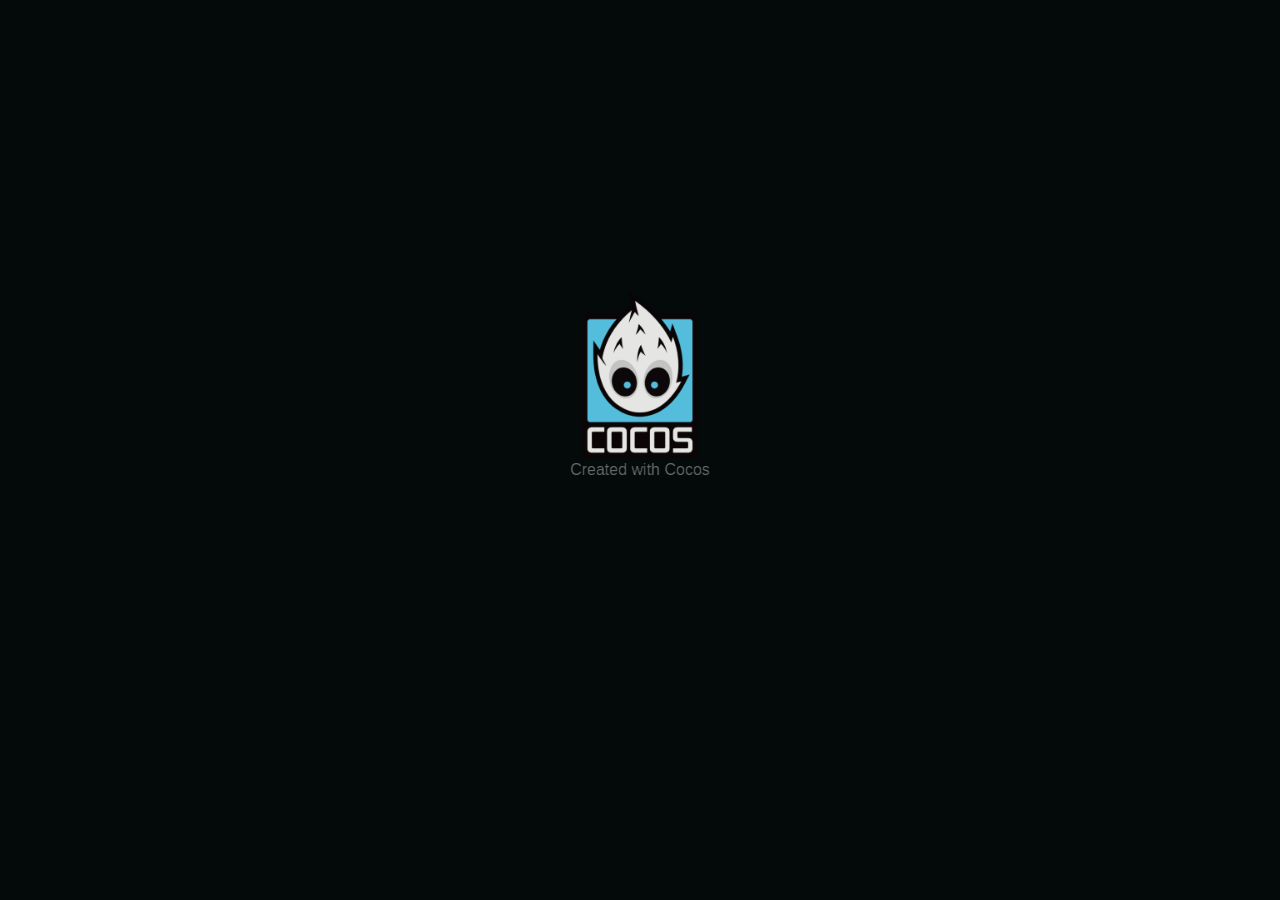
<file: tools/spineviewer_2/index.html>
<!DOCTYPE html>
<html>
<head>
  <meta charset="utf-8">

  <title>Cocos Creator | SpineViewer_2</title>

  <!--http://www.html5rocks.com/en/mobile/mobifying/-->
  <meta name="viewport"
        content="width=device-width,user-scalable=no,initial-scale=1,minimum-scale=1,maximum-scale=1,minimal-ui=true"/>

  <!--https://developer.apple.com/library/safari/documentation/AppleApplications/Reference/SafariHTMLRef/Articles/MetaTags.html-->
  <meta name="apple-mobile-web-app-capable" content="yes">
  <meta name="mobile-web-app-capable" content="yes">
  <meta name="apple-mobile-web-app-status-bar-style" content="black-translucent">
  <meta name="format-detection" content="telephone=no">

  <!-- force webkit on 360 -->
  <meta name="renderer" content="webkit"/>
  <meta name="force-rendering" content="webkit"/>
  <!-- force edge on IE -->
  <meta http-equiv="X-UA-Compatible" content="IE=edge,chrome=1"/>
  <meta name="msapplication-tap-highlight" content="no">

  <!-- force full screen on some browser -->
  <meta name="full-screen" content="yes"/>
  <meta name="x5-fullscreen" content="true"/>
  <meta name="360-fullscreen" content="true"/>

  <!--fix fireball/issues/3568 -->
  <!--<meta name="browsermode" content="application">-->
  <meta name="x5-page-mode" content="app">

  <!--<link rel="apple-touch-icon" href=".png" />-->
  <!--<link rel="apple-touch-icon-precomposed" href=".png" />-->

  <link rel="stylesheet" type="text/css" href="style.css"/>

</head>
<body>
  <div id="GameDiv" cc_exact_fit_screen="true">
      <div id="Cocos3dGameContainer">
        <canvas id="GameCanvas" oncontextmenu="event.preventDefault()" tabindex="99"></canvas>
      </div>
    </div>
  

<!-- Polyfills bundle. -->

<script src="src/polyfills.bundle.js" charset="utf-8"> </script>


<!-- SystemJS support. -->
<script src="src/system.bundle.js" charset="utf-8"> </script>

<!-- Import map -->
<script src="src/import-map.json" type="systemjs-importmap" charset="utf-8"> </script>

<script>
    System.import('./index.js').catch(function(err) { console.error(err); })
</script>

</body>
</html>
</file>
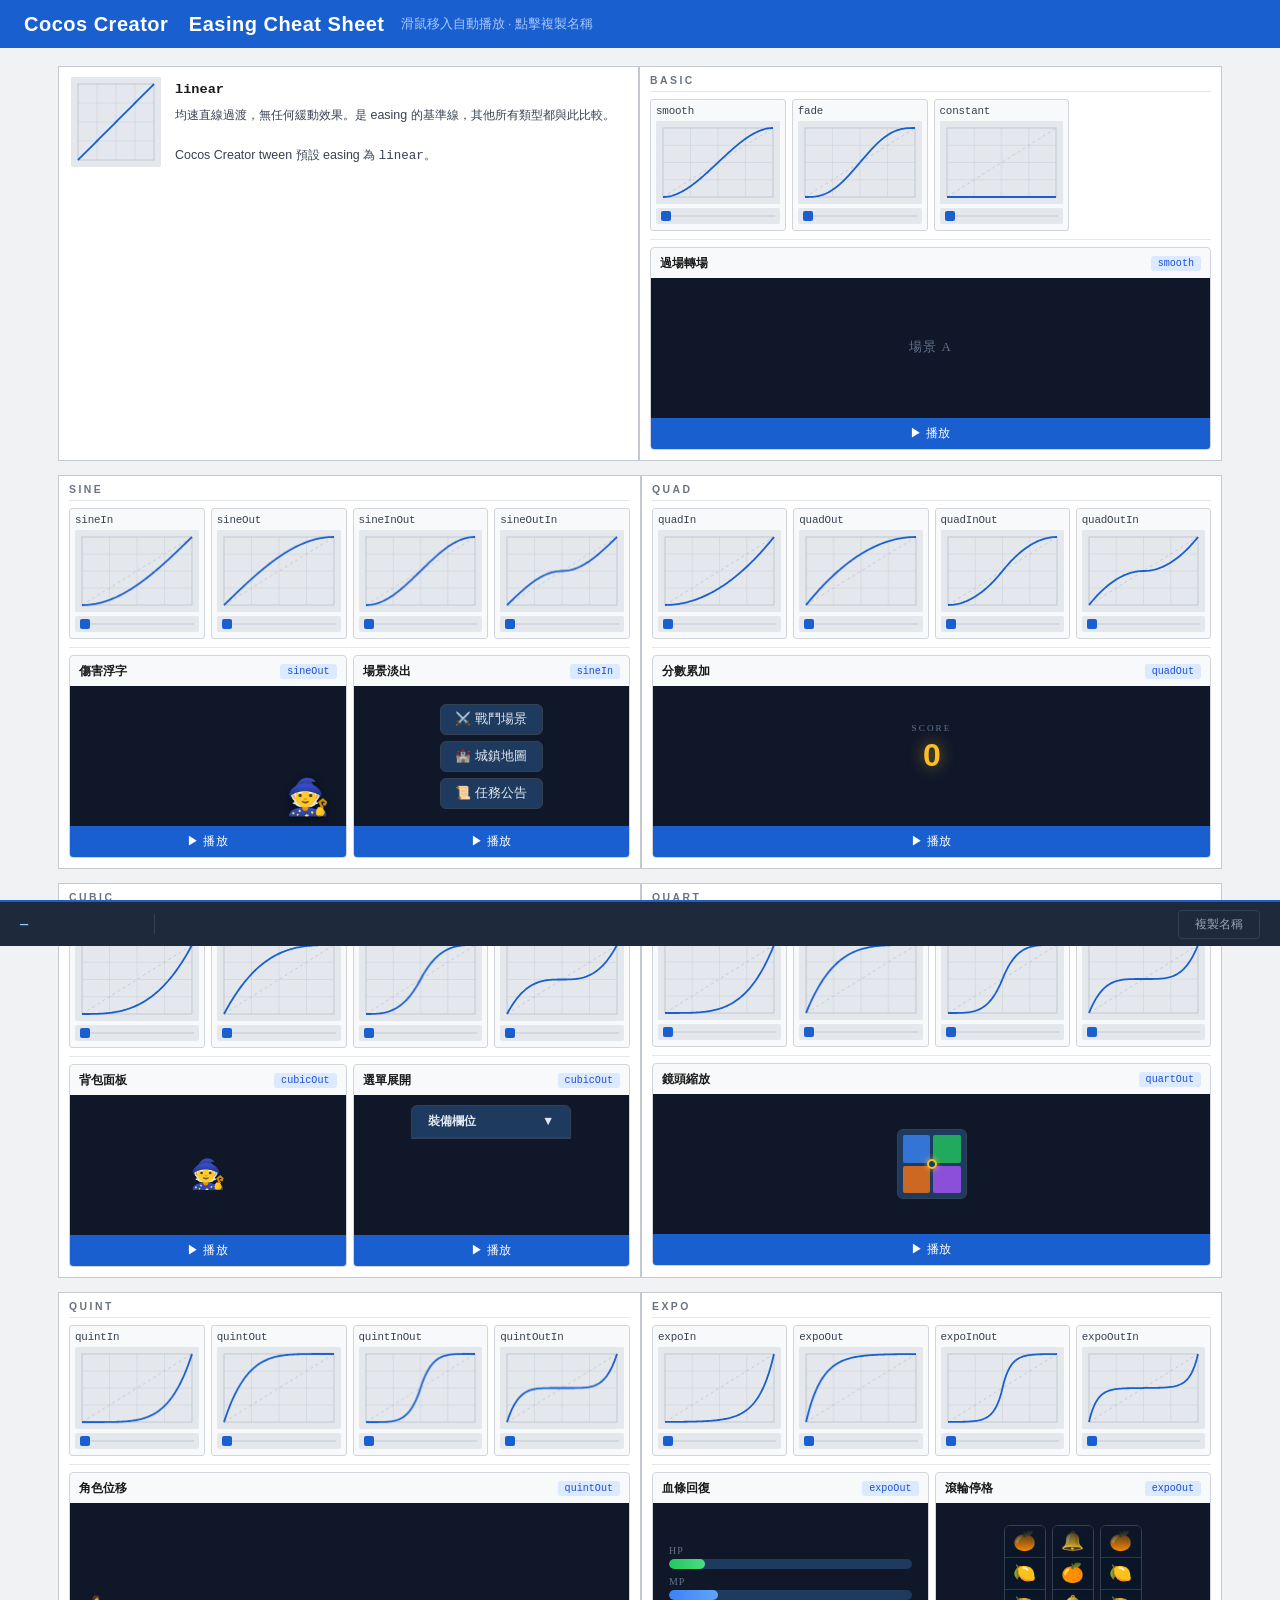
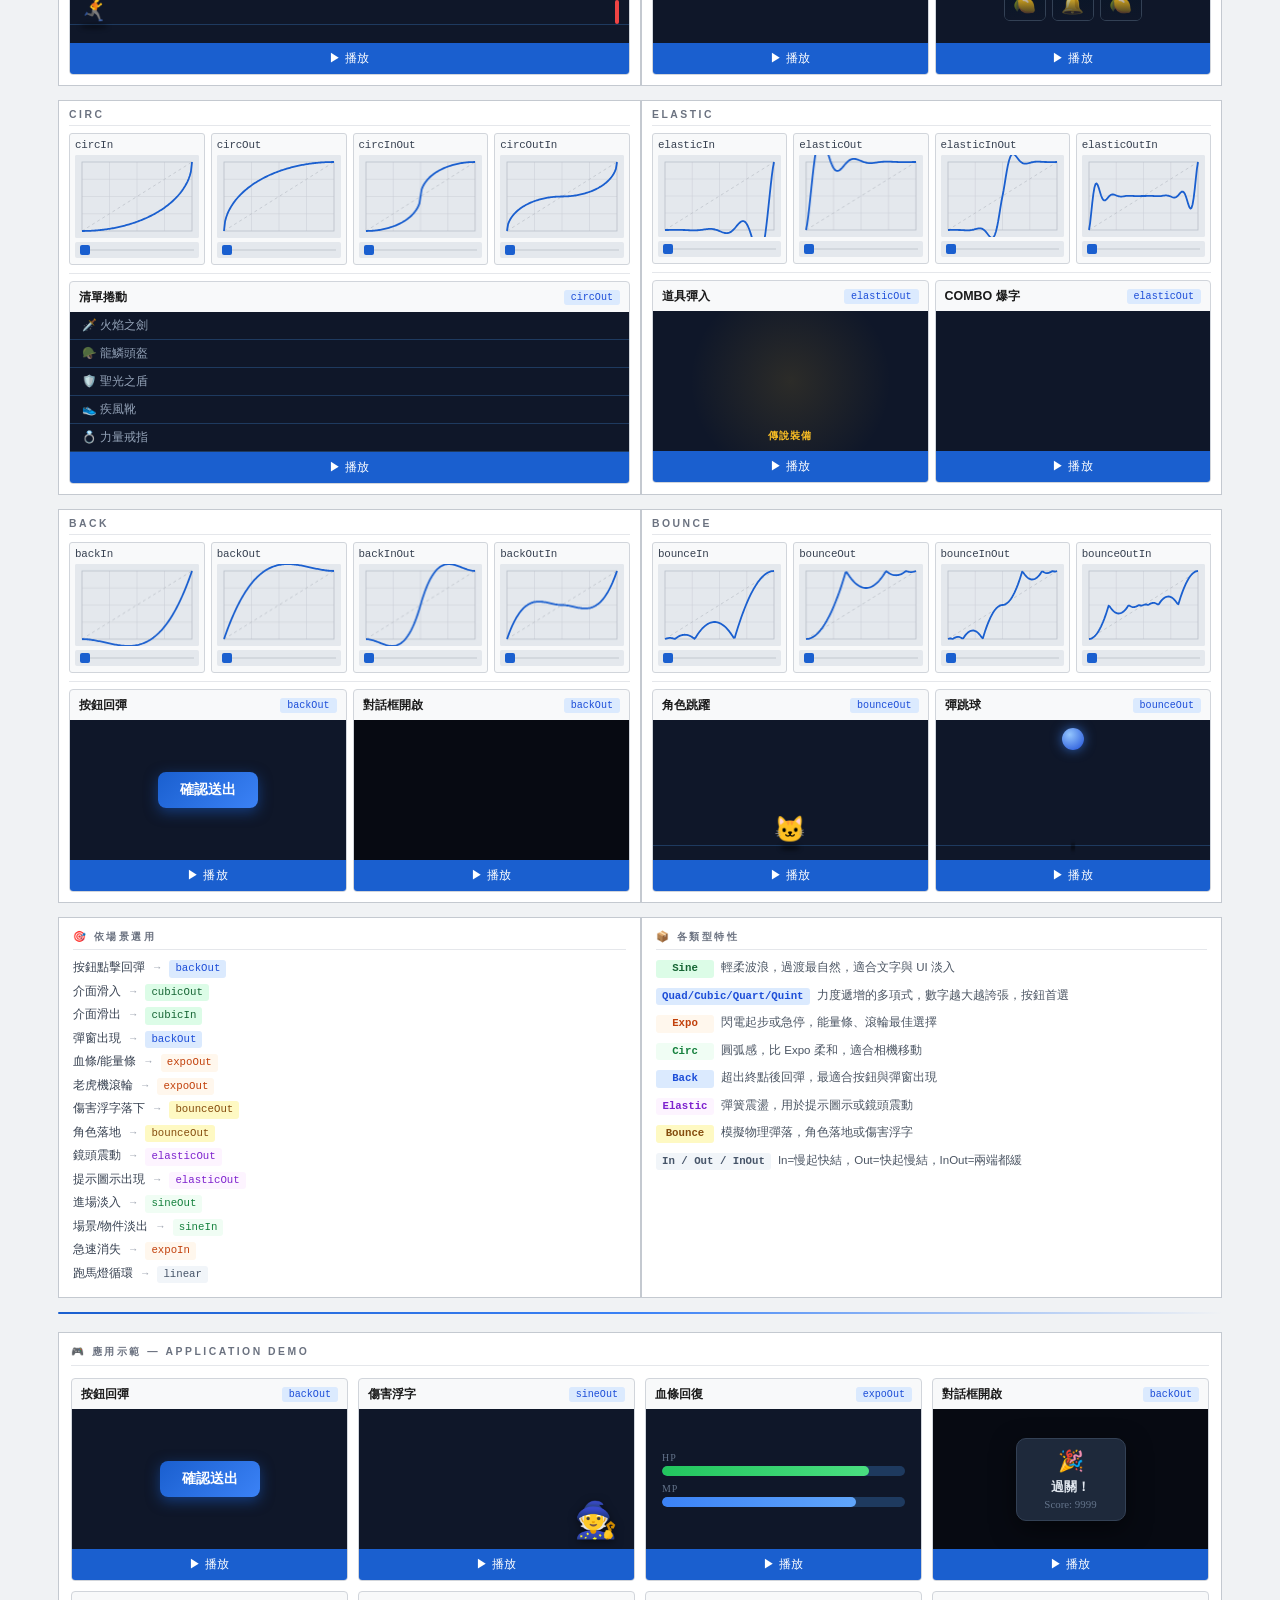
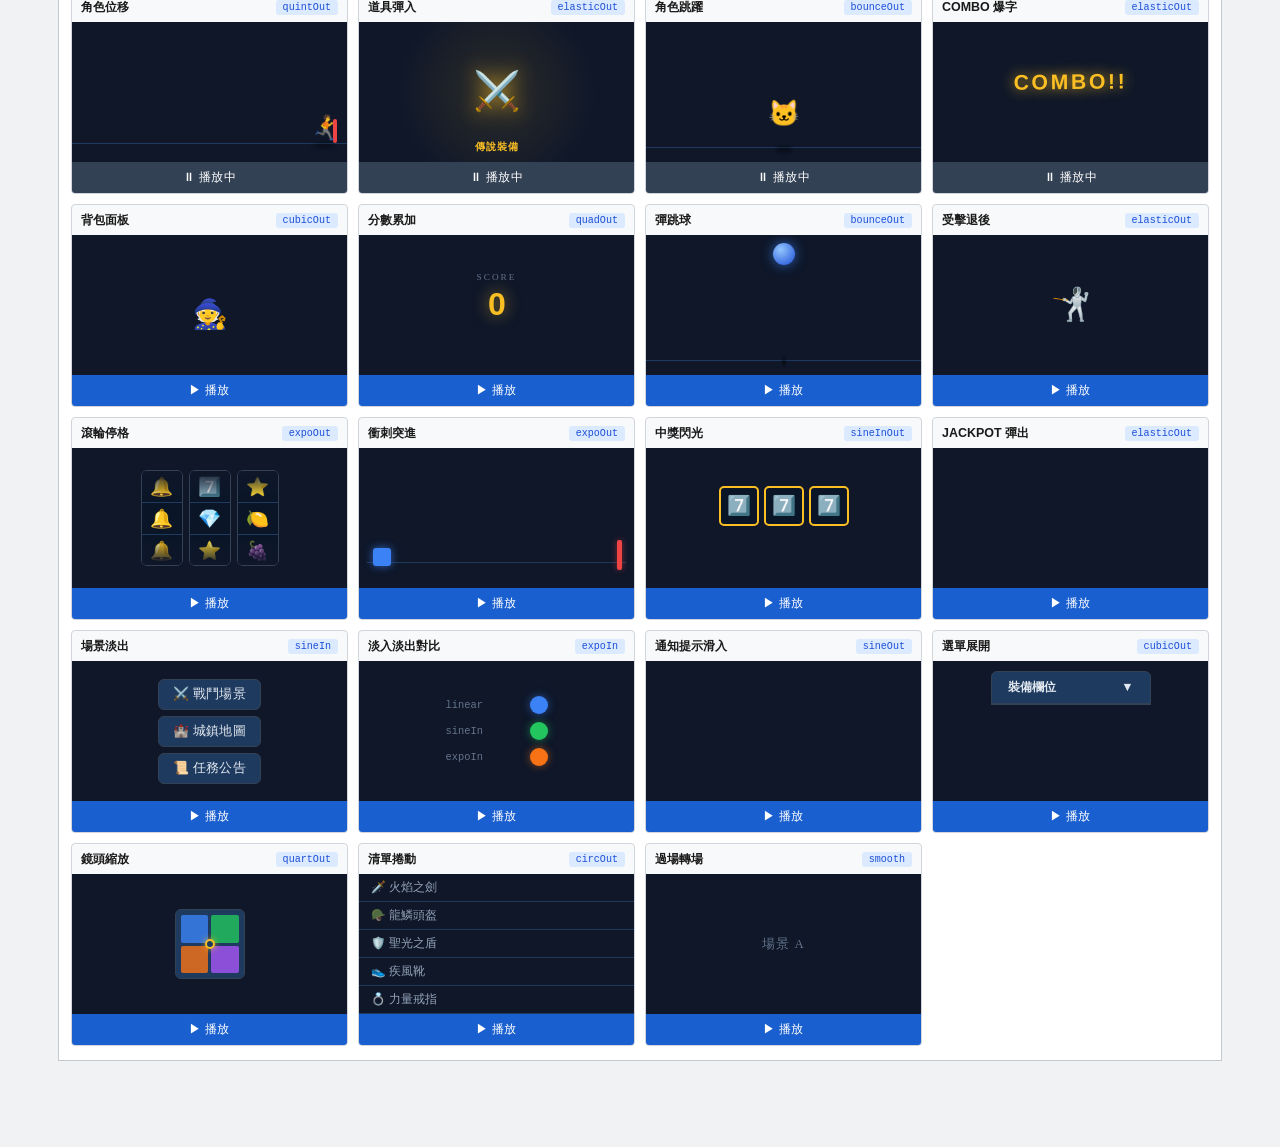
<file: tools/tween-preview-v2.html>
<!DOCTYPE html>
<html lang="zh-TW">
<head>
<meta charset="UTF-8">
<meta name="viewport" content="width=device-width, initial-scale=1.0">
<title>Cocos Creator Easing Cheat Sheet</title>
<style>
* { box-sizing: border-box; margin: 0; padding: 0; }

body {
  font-family: 'Courier New', Courier, monospace;
  background: #f0f2f4;
  color: #1a1a1a;
  padding-bottom: 60px;
}

/* ── 標題列 ── */
.header {
  background: #1a5fcf;
  color: #fff;
  padding: 0 24px;
  height: 48px;
  display: flex;
  align-items: center;
  gap: 16px;
}
.header-title {
  font-family: 'Segoe UI', sans-serif;
  font-size: 1.25rem;
  font-weight: 700;
  letter-spacing: 0.5px;
}
.header-sub {
  font-family: 'Segoe UI', sans-serif;
  font-size: 0.8rem;
  color: #a8c8ff;
}

/* ── 主容器 ── */
.page {
  max-width: 1200px;
  margin: 0 auto;
  padding: 18px 18px 8px;
}

/* ── 每列：2 個 group 並排 ── */
.group-row {
  display: grid;
  grid-template-columns: 1fr 1fr;
  gap: 0;
  margin-bottom: 14px;
  border: 1px solid #c4c9d0;
  background: #fff;
}

/* ── 單個 group ── */
.group {
  padding: 8px 10px 10px;
}
.group + .group {
  border-left: 2px solid #c4c9d0;
}
.group-label {
  font-family: 'Segoe UI', sans-serif;
  font-size: 0.65rem;
  font-weight: 700;
  letter-spacing: 2.5px;
  text-transform: uppercase;
  color: #6b7280;
  margin-bottom: 7px;
  padding-bottom: 5px;
  border-bottom: 1px solid #e5e7eb;
}

/* ── 4 欄格線 ── */
.grid {
  display: grid;
  grid-template-columns: repeat(4, 1fr);
  gap: 6px;
}

/* ── 卡片 ── */
.card {
  cursor: pointer;
  border: 1px solid #d1d5db;
  border-radius: 3px;
  padding: 5px 5px 6px;
  background: #f8f9fa;
  transition: border-color 0.15s;
}
.card:hover {
  border-color: #1a5fcf;
  background: #fff;
}
.card.active {
  border-color: #1a5fcf;
  background: #fff;
}

/* 名稱 */
.card-name {
  font-size: 0.68rem;
  color: #374151;
  margin-bottom: 4px;
  white-space: nowrap;
  overflow: hidden;
  text-overflow: ellipsis;
  letter-spacing: -0.2px;
}
.card:hover .card-name,
.card.active .card-name { color: #1a5fcf; }

/* 曲線 canvas */
.card canvas {
  width: 100%;
  aspect-ratio: 3 / 2;
  height: auto;
  display: block;
  background: #e4e8ed;
  border-radius: 2px;
}

/* 球軌道 */
.track-wrap {
  height: 16px;
  background: #e4e8ed;
  border-radius: 2px;
  margin-top: 4px;
  position: relative;
  overflow: hidden;
}
.track-line {
  position: absolute;
  top: 50%; left: 5px; right: 5px;
  height: 1px;
  background: #c4c9d0;
  transform: translateY(-50%);
}
.ball {
  position: absolute;
  width: 10px; height: 10px;
  border-radius: 2px;
  background: #1a5fcf;
  top: 50%; left: 5px;
  transform: translateY(-50%);
}

/* ── Basic 區 (單獨半寬 + linear 說明) ── */
.basic-row {
  display: grid;
  grid-template-columns: 1fr 1fr;
  gap: 0;
  margin-bottom: 14px;
  border: 1px solid #c4c9d0;
  background: #fff;
}
.linear-panel {
  padding: 10px 12px;
  display: flex;
  gap: 14px;
  align-items: flex-start;
  border-right: 2px solid #c4c9d0;
}
.linear-panel canvas {
  width: 90px;
  height: 90px;
  flex-shrink: 0;
  background: #e4e8ed;
  display: block;
  border-radius: 2px;
}
.linear-desc {
  font-family: 'Segoe UI', sans-serif;
  font-size: 0.78rem;
  color: #374151;
  line-height: 1.6;
  padding-top: 2px;
}
.linear-desc strong {
  font-size: 0.85rem;
  color: #1a1a1a;
  display: block;
  margin-bottom: 5px;
  font-family: 'Courier New', monospace;
}

/* ── 底部列 ── */
.bar {
  position: fixed;
  bottom: 0; left: 0; right: 0;
  height: 46px;
  background: #1e293b;
  border-top: 2px solid #1a5fcf;
  display: flex;
  align-items: center;
  padding: 0 20px;
  gap: 14px;
  z-index: 99;
  transform: translateY(100%);
  transition: transform 0.2s;
}
.bar.show { transform: translateY(0); }
.bar-name {
  font-size: 0.85rem;
  font-weight: 700;
  color: #93c5fd;
  min-width: 120px;
}
.bar-sep { width: 1px; height: 20px; background: #334155; }
.bar-code {
  flex: 1;
  font-size: 0.75rem;
  color: #64748b;
  white-space: nowrap;
  overflow: hidden;
  text-overflow: ellipsis;
}
.bar-btn {
  padding: 5px 16px;
  border-radius: 4px;
  border: 1px solid #334155;
  background: transparent;
  color: #94a3b8;
  font-size: 0.78rem;
  cursor: pointer;
  font-family: 'Segoe UI', sans-serif;
  transition: all 0.15s;
  flex-shrink: 0;
}
.bar-btn:hover { border-color: #93c5fd; color: #93c5fd; }
.bar-btn.ok { border-color: #4ade80; color: #4ade80; }

/* ── RWD：平板 (≤ 768px) ── */
@media (max-width: 768px) {
  .header { height: auto; padding: 10px 16px; flex-wrap: wrap; gap: 4px; }
  .header-title { font-size: 1rem; }
  .header-sub { font-size: 0.72rem; width: 100%; }

  .page { padding: 12px 10px 6px; }

  /* 兩組改為上下排列 */
  .group-row { grid-template-columns: 1fr; }
  .group + .group { border-left: none; border-top: 2px solid #c4c9d0; }

  /* Basic 區上下排列 */
  .basic-row { grid-template-columns: 1fr; }
  .linear-panel { border-right: none; border-bottom: 2px solid #c4c9d0; }
}

/* ── RWD：手機 (≤ 520px) ── */
@media (max-width: 520px) {
  .header-sub { display: none; }

  /* 4 欄 → 2 欄 */
  .grid { grid-template-columns: repeat(2, 1fr); gap: 5px; }

  .card-name { font-size: 0.65rem; }

  /* linear 面板縮小 */
  .linear-panel { flex-direction: column; gap: 8px; }
  .linear-panel canvas { width: 100%; aspect-ratio: 1 / 1; height: auto; }
  .linear-desc { font-size: 0.72rem; }

  /* 底部列 */
  .bar { padding: 0 12px; gap: 8px; height: 44px; }
  .bar-name { font-size: 0.8rem; min-width: auto; }
  .bar-sep, .bar-code { display: none; }
  .bar-btn { padding: 5px 12px; font-size: 0.75rem; }
}

/* ── RWD：小手機 (≤ 360px) ── */
@media (max-width: 360px) {
  .grid { gap: 4px; }
  .card { padding: 4px 4px 5px; }
  .group { padding: 6px 7px 8px; }
  .group-row, .basic-row { margin-bottom: 10px; }
}

/* ══════════════════════════════
   應用示範區
══════════════════════════════ */
.demo-section {
  margin-bottom: 18px;
  border: 1px solid #c4c9d0;
  background: #fff;
  padding: 12px 12px 14px;
}
.demo-section-title {
  font-family: 'Segoe UI', sans-serif;
  font-size: 0.65rem;
  font-weight: 700;
  letter-spacing: 2.5px;
  text-transform: uppercase;
  color: #6b7280;
  margin-bottom: 12px;
  padding-bottom: 6px;
  border-bottom: 1px solid #e5e7eb;
}
.demo-grid {
  display: grid;
  grid-template-columns: repeat(4, 1fr);
  gap: 10px;
}
.demo-card {
  border: 1px solid #d1d5db;
  border-radius: 4px;
  overflow: hidden;
  background: #f8f9fa;
  display: flex;
  flex-direction: column;
}
.demo-card-header {
  display: flex;
  justify-content: space-between;
  align-items: center;
  padding: 7px 9px 6px;
  gap: 6px;
}
.demo-card-name {
  font-family: 'Segoe UI', sans-serif;
  font-size: 0.78rem;
  font-weight: 700;
  color: #1a1a1a;
}
.demo-easing-tag {
  font-family: 'Courier New', monospace;
  font-size: 0.63rem;
  background: #dbeafe;
  color: #1d4ed8;
  padding: 2px 7px;
  border-radius: 3px;
  cursor: pointer;
  transition: background 0.15s;
  white-space: nowrap;
  flex-shrink: 0;
}
.demo-easing-tag:hover { background: #bfdbfe; }
.demo-stage {
  flex: 1;
  min-height: 140px;
  background: #0f1729;
  position: relative;
  overflow: hidden;
  display: flex;
  align-items: center;
  justify-content: center;
}
.demo-play {
  width: 100%;
  padding: 7px;
  background: #1a5fcf;
  color: #fff;
  border: none;
  font-family: 'Segoe UI', sans-serif;
  font-size: 0.75rem;
  cursor: pointer;
  transition: background 0.15s;
  letter-spacing: 0.3px;
}
.demo-play:hover { background: #1a4fb0; }
.demo-play.running { background: #334155; cursor: default; }

/* 示範元件樣式 */
.d-btn {
  background: linear-gradient(135deg, #1a5fcf, #3b82f6);
  color: #fff;
  padding: 9px 22px;
  border-radius: 8px;
  font-family: 'Segoe UI', sans-serif;
  font-size: 0.85rem;
  font-weight: 600;
  box-shadow: 0 4px 14px rgba(26,95,207,0.5);
  user-select: none;
}
.d-dmg {
  font-family: 'Segoe UI Black', 'Arial Black', sans-serif;
  font-size: 1.9rem;
  font-weight: 900;
  color: #ff4757;
  text-shadow: 0 0 12px rgba(255,71,87,0.8);
  letter-spacing: -1px;
  position: absolute;
}
.d-dialog {
  background: #1e293b;
  border: 1px solid #334155;
  border-radius: 10px;
  padding: 10px 18px;
  text-align: center;
  min-width: 110px;
  box-shadow: 0 8px 24px rgba(0,0,0,0.5);
}

@media (max-width: 900px) {
  .demo-grid { grid-template-columns: repeat(3, 1fr); }
}
@media (max-width: 600px) {
  .demo-grid { grid-template-columns: repeat(2, 1fr); }
}
@media (max-width: 400px) {
  .demo-grid { grid-template-columns: 1fr; }
}

/* ── 應用說明卡 ── */
.info-card {
  background: #fff;
  border: 1px solid #c4c9d0;
  margin-bottom: 14px;
  display: grid;
  grid-template-columns: 1fr 1fr;
  gap: 0;
}
.info-col {
  padding: 12px 14px 14px;
}
.info-col + .info-col {
  border-left: 2px solid #c4c9d0;
}
.info-col-title {
  font-family: 'Segoe UI', sans-serif;
  font-size: 0.65rem;
  font-weight: 700;
  letter-spacing: 2.5px;
  text-transform: uppercase;
  color: #6b7280;
  margin-bottom: 9px;
  padding-bottom: 5px;
  border-bottom: 1px solid #e5e7eb;
}
.info-list {
  display: flex;
  flex-direction: column;
  gap: 5px;
}
.info-item {
  display: flex;
  align-items: baseline;
  gap: 7px;
  font-family: 'Segoe UI', sans-serif;
  font-size: 0.75rem;
  line-height: 1.45;
}
.info-scene {
  color: #374151;
  white-space: nowrap;
  flex-shrink: 0;
}
.info-arrow {
  color: #9ca3af;
  font-size: 0.65rem;
  flex-shrink: 0;
}
.info-tag {
  font-family: 'Courier New', monospace;
  font-size: 0.67rem;
  padding: 1px 6px;
  border-radius: 3px;
  flex-shrink: 0;
}
.info-type {
  display: flex;
  align-items: baseline;
  gap: 7px;
  font-family: 'Segoe UI', sans-serif;
  font-size: 0.75rem;
  line-height: 1.45;
  margin-bottom: 4px;
}
.info-type-name {
  font-family: 'Courier New', monospace;
  font-size: 0.67rem;
  font-weight: 700;
  padding: 1px 6px;
  border-radius: 3px;
  min-width: 58px;
  text-align: center;
  flex-shrink: 0;
}
.info-type-desc {
  color: #4b5563;
  font-size: 0.72rem;
}
@media (max-width: 768px) {
  .info-card { grid-template-columns: 1fr; }
  .info-col + .info-col { border-left: none; border-top: 2px solid #c4c9d0; }
}

/* ── 分頁 ── */
.tab-bar {
  display: flex;
  background: #fff;
  border: 1px solid #c4c9d0;
  border-bottom: 2px solid #c4c9d0;
  border-radius: 4px 4px 0 0;
  overflow: hidden;
}
.tab-btn {
  padding: 12px 30px;
  border: none;
  background: transparent;
  font-family: 'Segoe UI', sans-serif;
  font-size: 0.88rem;
  font-weight: 600;
  color: #6b7280;
  cursor: pointer;
  border-bottom: 3px solid transparent;
  margin-bottom: -2px;
  transition: all 0.15s;
  letter-spacing: 0.3px;
}
.tab-btn:hover { background: #f8f9fa; color: #374151; }
.tab-btn.active { color: #1a5fcf; border-bottom-color: #1a5fcf; background: #f0f5ff; }
.tab-panel { display: none; padding-top: 14px; }
.tab-panel.active { display: block; }

/* 老虎機元件 */
.slot-reel {
  position: relative;
  width: 42px; height: 96px;
  border-radius: 6px;
  overflow: hidden;
  border: 1px solid #334155;
  flex-shrink: 0;
}
.slot-overlay {
  position: absolute; inset: 0;
  background: linear-gradient(#0f1729 0%,transparent 28%,transparent 72%,#0f1729 100%);
  z-index: 1; pointer-events: none;
}
.slot-line {
  position: absolute; left: 0; right: 0; height: 1px;
  background: #1e3a5f; z-index: 1;
}
.slot-cell {
  height: 32px;
  display: flex; align-items: center; justify-content: center;
  font-size: 1.15rem;
  background: #0a1628;
}
.d-lever-arm {
  position: absolute;
  right: -11px; top: 50%;
  width: 8px; height: 28px;
  background: linear-gradient(135deg,#e2e8f0,#94a3b8);
  border-radius: 4px;
  transform-origin: top center;
  transform: rotate(0deg);
}
.d-lever-ball {
  position: absolute;
  bottom: -7px; left: 50%;
  transform: translateX(-50%);
  width: 13px; height: 13px;
  border-radius: 50%;
  background: radial-gradient(circle at 35% 30%,#f87171,#ef4444);
  box-shadow: 0 0 6px rgba(239,68,68,0.6);
}
</style>
</head>
<body>

<div class="header">
  <span class="header-title">Cocos Creator　Easing Cheat Sheet</span>
  <span class="header-sub">滑鼠移入自動播放 · 點擊複製名稱</span>
</div>

<div class="page">
  <div id="tab-sheet"></div>
  <div id="tab-demo" style="display:none"></div>
</div>

<div class="bar" id="bar">
  <div class="bar-name" id="barName">—</div>
  <div class="bar-sep"></div>
  <div class="bar-code" id="barCode"></div>
  <button class="bar-btn" id="barBtn" onclick="copyCode()">複製名稱</button>
</div>

<script>
const E = {
  linear:       t => t,
  smooth:       t => t*t*(3-2*t),
  fade:         t => t*t*t*(t*(t*6-15)+10),
  constant:     () => 0,
  quadIn:       t => t*t,
  quadOut:      t => t*(2-t),
  quadInOut:    t => t<.5?2*t*t:-1+(4-2*t)*t,
  quadOutIn:    t => t<.5?E.quadOut(t*2)/2:E.quadIn(t*2-1)/2+.5,
  cubicIn:      t => t*t*t,
  cubicOut:     t => { let u=t-1; return u*u*u+1; },
  cubicInOut:   t => t<.5?4*t*t*t:(t-1)*(2*t-2)*(2*t-2)+1,
  cubicOutIn:   t => t<.5?E.cubicOut(t*2)/2:E.cubicIn(t*2-1)/2+.5,
  quartIn:      t => t*t*t*t,
  quartOut:     t => { let u=t-1; return 1-u*u*u*u; },
  quartInOut:   t => t<.5?8*t*t*t*t:1-8*(t-1)*(t-1)*(t-1)*(t-1),
  quartOutIn:   t => t<.5?E.quartOut(t*2)/2:E.quartIn(t*2-1)/2+.5,
  quintIn:      t => t*t*t*t*t,
  quintOut:     t => { let u=t-1; return u*u*u*u*u+1; },
  quintInOut:   t => t<.5?16*t*t*t*t*t:1+16*(t-1)*(t-1)*(t-1)*(t-1)*(t-1),
  quintOutIn:   t => t<.5?E.quintOut(t*2)/2:E.quintIn(t*2-1)/2+.5,
  sineIn:       t => 1-Math.cos(t*Math.PI/2),
  sineOut:      t => Math.sin(t*Math.PI/2),
  sineInOut:    t => -(Math.cos(Math.PI*t)-1)/2,
  sineOutIn:    t => t<.5?E.sineOut(t*2)/2:E.sineIn(t*2-1)/2+.5,
  expoIn:       t => t===0?0:Math.pow(2,10*t-10),
  expoOut:      t => t===1?1:1-Math.pow(2,-10*t),
  expoInOut:    t => t===0?0:t===1?1:t<.5?Math.pow(2,20*t-10)/2:(2-Math.pow(2,-20*t+10))/2,
  expoOutIn:    t => t<.5?E.expoOut(t*2)/2:E.expoIn(t*2-1)/2+.5,
  circIn:       t => 1-Math.sqrt(1-t*t),
  circOut:      t => Math.sqrt(1-(t-1)*(t-1)),
  circInOut:    t => t<.5?(1-Math.sqrt(1-4*t*t))/2:(Math.sqrt(1-(t*2-2)*(t*2-2))+1)/2,
  circOutIn:    t => t<.5?E.circOut(t*2)/2:E.circIn(t*2-1)/2+.5,
  elasticIn:    t => t===0||t===1?t:-Math.pow(2,10*t-10)*Math.sin((t*10-10.75)*(2*Math.PI)/3),
  elasticOut:   t => t===0||t===1?t:Math.pow(2,-10*t)*Math.sin((t*10-.75)*(2*Math.PI)/3)+1,
  elasticInOut: t => { if(!t||t===1)return t; return t<.5?-(Math.pow(2,20*t-10)*Math.sin((20*t-11.125)*(2*Math.PI)/4.5))/2:(Math.pow(2,-20*t+10)*Math.sin((20*t-11.125)*(2*Math.PI)/4.5))/2+1; },
  elasticOutIn: t => t<.5?E.elasticOut(t*2)/2:E.elasticIn(t*2-1)/2+.5,
  backIn:       t => { const c=1.70158; return t*t*((c+1)*t-c); },
  backOut:      t => { const c=1.70158,u=t-1; return 1+u*u*((c+1)*u+c); },
  backInOut:    t => { const c1=1.70158,c2=c1*1.525; return t<.5?(Math.pow(2*t,2)*((c2+1)*2*t-c2))/2:(Math.pow(2*t-2,2)*((c2+1)*(t*2-2)+c2)+2)/2; },
  backOutIn:    t => t<.5?E.backOut(t*2)/2:E.backIn(t*2-1)/2+.5,
  bounceOut:    t => { if(t<1/2.75)return 7.5625*t*t; if(t<2/2.75){t-=1.5/2.75;return 7.5625*t*t+.75;} if(t<2.5/2.75){t-=2.25/2.75;return 7.5625*t*t+.9375;} t-=2.625/2.75;return 7.5625*t*t+.984375; },
  bounceIn:     t => 1-E.bounceOut(1-t),
  bounceInOut:  t => t<.5?E.bounceIn(t*2)/2:E.bounceOut(t*2-1)/2+.5,
  bounceOutIn:  t => t<.5?E.bounceOut(t*2)/2:E.bounceIn(t*2-1)/2+.5,
};

// 成對的分類：每列 2 組 × 4 個 = 8 個
const Pairs = [
  [ { label:'Sine',    keys:['sineIn','sineOut','sineInOut','sineOutIn'] },
    { label:'Quad',    keys:['quadIn','quadOut','quadInOut','quadOutIn'] } ],
  [ { label:'Cubic',   keys:['cubicIn','cubicOut','cubicInOut','cubicOutIn'] },
    { label:'Quart',   keys:['quartIn','quartOut','quartInOut','quartOutIn'] } ],
  [ { label:'Quint',   keys:['quintIn','quintOut','quintInOut','quintOutIn'] },
    { label:'Expo',    keys:['expoIn','expoOut','expoInOut','expoOutIn'] } ],
  [ { label:'Circ',    keys:['circIn','circOut','circInOut','circOutIn'] },
    { label:'Elastic', keys:['elasticIn','elasticOut','elasticInOut','elasticOutIn'] } ],
  [ { label:'Back',    keys:['backIn','backOut','backInOut','backOutIn'] },
    { label:'Bounce',  keys:['bounceIn','bounceOut','bounceInOut','bounceOutIn'] } ],
];

const BasicGroup = { label:'Basic', keys:['smooth','fade','constant'] };

// 曲線顏色
const CURVE_COLOR = '#1a5fcf';
const GRID_COLOR  = '#c8cdd4';
const REF_COLOR   = '#bfc5cc';
const BG_COLOR    = '#e4e8ed';

function drawCurve(cvs, name, size) {
  const fn = E[name];
  const dpr = devicePixelRatio || 1;
  const W = size || cvs.clientWidth || 140;
  const H = size || cvs.clientHeight || Math.round(W * 2/3);
  cvs.width  = W * dpr;
  cvs.height = H * dpr;
  const ctx = cvs.getContext('2d');
  ctx.scale(dpr, dpr);
  const p = 7;

  // bg
  ctx.fillStyle = BG_COLOR;
  ctx.fillRect(0, 0, W, H);

  // grid
  ctx.strokeStyle = GRID_COLOR; ctx.lineWidth = 0.5;
  for (let i=1;i<4;i++) {
    const x=p+(W-p*2)*i/4, y=p+(H-p*2)*i/4;
    ctx.beginPath(); ctx.moveTo(x,p); ctx.lineTo(x,H-p); ctx.stroke();
    ctx.beginPath(); ctx.moveTo(p,y); ctx.lineTo(W-p,y); ctx.stroke();
  }
  // border
  ctx.strokeStyle = '#b8bfc8'; ctx.lineWidth = 0.8;
  ctx.strokeRect(p, p, W-p*2, H-p*2);

  // diagonal ref
  ctx.strokeStyle = REF_COLOR; ctx.lineWidth = 0.8;
  ctx.setLineDash([3,3]);
  ctx.beginPath(); ctx.moveTo(p,H-p); ctx.lineTo(W-p,p); ctx.stroke();
  ctx.setLineDash([]);

  // curve
  ctx.strokeStyle = CURVE_COLOR; ctx.lineWidth = 1.8;
  ctx.lineJoin = 'round';
  ctx.beginPath();
  for (let i=0;i<=100;i++) {
    const t=i/100, v=fn(t);
    const x=p+t*(W-p*2), y=H-p-v*(H-p*2);
    i===0?ctx.moveTo(x,y):ctx.lineTo(x,y);
  }
  ctx.stroke();
}

// RAF 管理
const rafMap={}, hoverSet=new Set();
const GroupEls={};
let currentName='';

function playCard(name, ball, trackEl) {
  if (rafMap[name]) cancelAnimationFrame(rafMap[name]);
  const fn = E[name];
  const maxX = trackEl.clientWidth - 10 - 5;
  const dur = 900;
  const t0 = performance.now();
  function step(now) {
    const t = Math.min((now-t0)/dur, 1);
    ball.style.left = (5 + fn(t)*maxX) + 'px';
    if (t<1) { rafMap[name]=requestAnimationFrame(step); }
    else if (hoverSet.has(name)) { playCard(name,ball,trackEl); }
    else { rafMap[name]=null; }
  }
  rafMap[name]=requestAnimationFrame(step);
}

function stopCard(name, ball) {
  if (rafMap[name]) { cancelAnimationFrame(rafMap[name]); rafMap[name]=null; }
  ball.style.left='5px';
}

const bar=document.getElementById('bar');
const barName=document.getElementById('barName');
const barCode=document.getElementById('barCode');

function copyCode() {
  if (!currentName) return;
  navigator.clipboard.writeText(currentName).then(()=>{
    const b=document.getElementById('barBtn');
    b.textContent='✓ 已複製'; b.classList.add('ok');
    setTimeout(()=>{ b.textContent='複製名稱'; b.classList.remove('ok'); },2000);
  });
}

function makeCard(name, container) {
  const card=document.createElement('div'); card.className='card';
  const lbl=document.createElement('div'); lbl.className='card-name'; lbl.textContent=name;
  const cvs=document.createElement('canvas');
  const tw=document.createElement('div'); tw.className='track-wrap';
  const tl=document.createElement('div'); tl.className='track-line';
  const ball=document.createElement('div'); ball.className='ball';
  tw.append(tl,ball);
  card.append(lbl,cvs,tw);
  container.appendChild(card);

  requestAnimationFrame(()=>drawCurve(cvs,name));

  function onEnter() {
    card.classList.add('active'); hoverSet.add(name);
    currentName=name; bar.classList.add('show');
    barName.textContent=name;
    barCode.textContent=`easing: "${name}"`;
    playCard(name,ball,tw);
  }
  function onLeave() {
    card.classList.remove('active'); hoverSet.delete(name); stopCard(name,ball);
  }
  card.addEventListener('mouseenter', onEnter);
  card.addEventListener('mouseleave', onLeave);
  // 觸控支援
  card.addEventListener('touchstart', e => { e.preventDefault(); onEnter(); }, { passive: false });
  card.addEventListener('touchend', () => { onLeave(); copyCode(); });
  card.addEventListener('click', () => copyCode());
}

function makeGroup(g, container) {
  const wrap=document.createElement('div'); wrap.className='group';
  const lbl=document.createElement('div'); lbl.className='group-label'; lbl.textContent=g.label;
  const grid=document.createElement('div'); grid.className='grid';
  wrap.append(lbl,grid);
  container.appendChild(wrap);
  g.keys.forEach(name=>makeCard(name,grid));
  GroupEls[g.label]=wrap;
}

const tabDemo  = document.getElementById('tab-demo');
const tabSheet = document.getElementById('tab-sheet');

function switchTab(btn, name) {
  document.querySelectorAll('.tab-btn').forEach(b => b.classList.remove('active'));
  document.querySelectorAll('.tab-panel').forEach(p => p.classList.remove('active'));
  btn.classList.add('active');
  document.getElementById('tab-' + name).classList.add('active');
}

// ── Basic + linear 區 ──
const basicRow=document.createElement('div'); basicRow.className='basic-row';

// linear panel (左)
const linPanel=document.createElement('div'); linPanel.className='linear-panel';
const linCvs=document.createElement('canvas');
linCvs.style.width='90px'; linCvs.style.height='90px';
const linDesc=document.createElement('div'); linDesc.className='linear-desc';
linDesc.innerHTML='<strong>linear</strong>均速直線過渡，無任何緩動效果。是 easing 的基準線，其他所有類型都與此比較。<br><br>Cocos Creator tween 預設 easing 為 <code>linear</code>。';
linPanel.append(linCvs,linDesc);
requestAnimationFrame(()=>{ const s=90; drawCurve(linCvs,'linear',s); });

// basic cards (右)
const basicWrap=document.createElement('div'); basicWrap.className='group'; basicWrap.style.paddingRight='10px';
const basicLbl=document.createElement('div'); basicLbl.className='group-label'; basicLbl.textContent='Basic';
const basicGrid=document.createElement('div'); basicGrid.className='grid';
basicWrap.append(basicLbl,basicGrid);
BasicGroup.keys.forEach(name=>makeCard(name,basicGrid));

basicRow.append(linPanel,basicWrap);
tabSheet.appendChild(basicRow);
GroupEls['Basic']=basicWrap;

// ── 成對分類列 ──
Pairs.forEach(pair=>{
  const row=document.createElement('div'); row.className='group-row';
  pair.forEach(g=>makeGroup(g,row));
  tabSheet.appendChild(row);
});

// ── 應用說明 ──
(function buildInfo() {
  const Scenes = [
    { scene:'按鈕點擊回彈',  tag:'backOut',     color:'#dbeafe', tc:'#1d4ed8' },
    { scene:'介面滑入',      tag:'cubicOut',    color:'#dcfce7', tc:'#166534' },
    { scene:'介面滑出',      tag:'cubicIn',     color:'#dcfce7', tc:'#166534' },
    { scene:'彈窗出現',      tag:'backOut',     color:'#dbeafe', tc:'#1d4ed8' },
    { scene:'血條/能量條',   tag:'expoOut',     color:'#fff7ed', tc:'#c2410c' },
    { scene:'老虎機滾輪',    tag:'expoOut',     color:'#fff7ed', tc:'#c2410c' },
    { scene:'傷害浮字落下',  tag:'bounceOut',   color:'#fef9c3', tc:'#854d0e' },
    { scene:'角色落地',      tag:'bounceOut',   color:'#fef9c3', tc:'#854d0e' },
    { scene:'鏡頭震動',      tag:'elasticOut',  color:'#fdf4ff', tc:'#7e22ce' },
    { scene:'提示圖示出現',  tag:'elasticOut',  color:'#fdf4ff', tc:'#7e22ce' },
    { scene:'進場淡入',      tag:'sineOut',     color:'#f0fdf4', tc:'#15803d' },
    { scene:'場景/物件淡出', tag:'sineIn',      color:'#f0fdf4', tc:'#15803d' },
    { scene:'急速消失',      tag:'expoIn',      color:'#fff7ed', tc:'#c2410c' },
    { scene:'跑馬燈循環',    tag:'linear',      color:'#f1f5f9', tc:'#475569' },
  ];

  const Types = [
    { name:'Sine',    color:'#dcfce7', tc:'#166534', desc:'輕柔波浪，過渡最自然，適合文字與 UI 淡入' },
    { name:'Quad/Cubic/Quart/Quint', color:'#dbeafe', tc:'#1d4ed8', desc:'力度遞增的多項式，數字越大越誇張，按鈕首選' },
    { name:'Expo',    color:'#fff7ed', tc:'#c2410c', desc:'閃電起步或急停，能量條、滾輪最佳選擇' },
    { name:'Circ',    color:'#f0fdf4', tc:'#15803d', desc:'圓弧感，比 Expo 柔和，適合相機移動' },
    { name:'Back',    color:'#dbeafe', tc:'#1d4ed8', desc:'超出終點後回彈，最適合按鈕與彈窗出現' },
    { name:'Elastic', color:'#fdf4ff', tc:'#7e22ce', desc:'彈簧震盪，用於提示圖示或鏡頭震動' },
    { name:'Bounce',  color:'#fef9c3', tc:'#854d0e', desc:'模擬物理彈落，角色落地或傷害浮字' },
    { name:'In / Out / InOut', color:'#f1f5f9', tc:'#475569', desc:'In=慢起快結，Out=快起慢結，InOut=兩端都緩' },
  ];

  const card = document.createElement('div'); card.className = 'info-card';

  // 左欄：依場景選用
  const colL = document.createElement('div'); colL.className = 'info-col';
  const ttlL = document.createElement('div'); ttlL.className = 'info-col-title';
  ttlL.textContent = '🎯 依場景選用';
  const listL = document.createElement('div'); listL.className = 'info-list';
  Scenes.forEach(s => {
    const row = document.createElement('div'); row.className = 'info-item';
    const scene = document.createElement('span'); scene.className = 'info-scene'; scene.textContent = s.scene;
    const arrow = document.createElement('span'); arrow.className = 'info-arrow'; arrow.textContent = '→';
    const tag = document.createElement('span'); tag.className = 'info-tag';
    tag.textContent = s.tag;
    tag.style.background = s.color; tag.style.color = s.tc;
    row.append(scene, arrow, tag); listL.appendChild(row);
  });
  colL.append(ttlL, listL);

  // 右欄：各類型特性
  const colR = document.createElement('div'); colR.className = 'info-col';
  const ttlR = document.createElement('div'); ttlR.className = 'info-col-title';
  ttlR.textContent = '📦 各類型特性';
  const listR = document.createElement('div'); listR.className = 'info-list';
  Types.forEach(t => {
    const row = document.createElement('div'); row.className = 'info-type';
    const name = document.createElement('span'); name.className = 'info-type-name';
    name.textContent = t.name; name.style.background = t.color; name.style.color = t.tc;
    const desc = document.createElement('span'); desc.className = 'info-type-desc'; desc.textContent = t.desc;
    row.append(name, desc); listR.appendChild(row);
  });
  colR.append(ttlR, listR);

  card.append(colL, colR);
  tabSheet.appendChild(card);
})();

// ══════════════════════════════
// 應用示範
// ══════════════════════════════
function mk(tag, cls, txt) {
  const el = document.createElement(tag);
  if (cls) el.className = cls;
  if (txt !== undefined) el.textContent = txt;
  return el;
}

function runAnim(ms, easingName, onUpdate, onDone) {
  const fn = E[easingName];
  const t0 = performance.now();
  (function tick(now) {
    const t = Math.min((now - t0) / ms, 1);
    onUpdate(fn(t));
    if (t < 1) requestAnimationFrame(tick);
    else if (onDone) onDone();
  })(performance.now());
}

const DemoList = [
  {
    name: '按鈕回彈',
    easing: 'backOut',
    desc: 'UI 按鈕點擊的彈性回饋',
    build(stage) {
      const el = mk('div', 'd-btn', '確認送出');
      stage.appendChild(el);
      return el;
    },
    play(el, stage, done) {
      el.style.transform = 'scale(0.65)';
      setTimeout(() => runAnim(650, 'backOut', v => {
        el.style.transform = `scale(${0.65 + v * 0.35})`;
      }, done), 80);
    }
  },
  {
    name: '傷害浮字',
    easing: 'sineOut',
    desc: '傷害數值往上飄浮淡出',
    build(stage) {
      const char = mk('div');
      char.style.cssText = 'position:absolute;font-size:2.2rem;bottom:6px;right:16px;filter:drop-shadow(0 2px 4px rgba(0,0,0,0.5));';
      char.textContent = '🧙';
      const el = mk('div', 'd-dmg', '-999');
      el.style.cssText += 'right:32px;opacity:0;';
      stage.append(char, el);
      return el;
    },
    play(el, stage, done) {
      const startTop = stage.clientHeight * 0.45;
      el.style.top = startTop + 'px';
      el.style.opacity = '1';
      el.style.transform = 'scale(1.2)';
      runAnim(900, 'sineOut', v => {
        el.style.top = (startTop - v * 55) + 'px';
        el.style.opacity = v < 0.5 ? '1' : String(1 - (v - 0.5) * 2);
        el.style.transform = `scale(${1.2 - v * 0.3})`;
      }, done);
    }
  },
  {
    name: '血條回復',
    easing: 'expoOut',
    desc: '回血 / 能量條快速填充',
    build(stage) {
      stage.style.cssText += 'flex-direction:column;gap:7px;padding:0 16px;';
      const makeBar = (label, color, initW) => {
        const row = mk('div');
        row.style.cssText = 'width:100%;display:flex;flex-direction:column;gap:3px;';
        const lbl = mk('div');
        lbl.style.cssText = 'font-family:Segoe UI;font-size:0.62rem;color:#64748b;letter-spacing:1px;';
        lbl.textContent = label;
        const wrap = mk('div');
        wrap.style.cssText = 'width:100%;height:10px;background:#1e3a5f;border-radius:5px;overflow:hidden;';
        const bar = mk('div');
        bar.style.cssText = `height:100%;width:${initW}%;background:${color};border-radius:5px;`;
        wrap.appendChild(bar);
        row.append(lbl, wrap);
        stage.appendChild(row);
        return bar;
      };
      return {
        hp: makeBar('HP', 'linear-gradient(90deg,#22c55e,#4ade80)', 15),
        mp: makeBar('MP', 'linear-gradient(90deg,#3b82f6,#60a5fa)', 20),
      };
    },
    play(el, stage, done) {
      el.hp.style.width = '15%'; el.mp.style.width = '20%';
      runAnim(1100, 'expoOut', v => {
        el.hp.style.width = (15 + v * 70) + '%';
        el.mp.style.width = (20 + v * 60) + '%';
      }, done);
    }
  },
  {
    name: '對話框開啟',
    easing: 'backOut',
    desc: '過場 / 結算對話框彈出',
    build(stage) {
      const overlay = mk('div');
      overlay.style.cssText = 'position:absolute;inset:0;background:rgba(0,0,0,0.55);';
      const el = mk('div', 'd-dialog');
      el.innerHTML = `<div style="font-size:1.3rem;margin-bottom:4px">🎉</div><div style="font-family:Segoe UI;font-size:0.82rem;font-weight:700;color:#e2e8f0">過關！</div><div style="font-family:Segoe UI;font-size:0.68rem;color:#64748b;margin-top:2px">Score: 9999</div>`;
      el.style.transform = 'scale(0)';
      stage.append(overlay, el);
      return el;
    },
    play(el, stage, done) {
      el.style.transform = 'scale(0)';
      setTimeout(() => runAnim(600, 'backOut', v => {
        el.style.transform = `scale(${v})`;
      }, done), 80);
    }
  },
  {
    name: '角色位移',
    easing: 'quintOut',
    desc: '角色快速衝刺到目標位置',
    build(stage) {
      const ground = mk('div');
      ground.style.cssText = 'position:absolute;bottom:18px;left:0;right:0;height:1px;background:#1e3a5f;';
      const dest = mk('div');
      dest.style.cssText = 'position:absolute;bottom:19px;right:10px;width:4px;height:24px;background:#ef4444;border-radius:2px;';
      const shadow = mk('div');
      shadow.style.cssText = 'position:absolute;bottom:14px;left:10px;width:28px;height:5px;background:rgba(0,0,0,0.4);border-radius:50%;filter:blur(2px);';
      const char = mk('div');
      char.style.cssText = 'position:absolute;bottom:20px;left:10px;font-size:1.5rem;line-height:1;user-select:none;transform:scaleX(-1);';
      char.textContent = '🏃';
      stage.append(ground, dest, shadow, char);
      return { char, shadow };
    },
    play(el, stage, done) {
      el.char.style.left = '10px'; el.shadow.style.left = '10px';
      const maxX = stage.clientWidth - 46;
      runAnim(900, 'quintOut', v => {
        const x = 10 + v * maxX;
        el.char.style.left = x + 'px';
        el.shadow.style.left = (x + 2) + 'px';
        el.shadow.style.width = (28 - v * 6) + 'px';
      }, done);
    }
  },
  {
    name: '道具彈入',
    easing: 'elasticOut',
    desc: '掉落道具 / 獎勵彈性出現',
    build(stage) {
      const glow = mk('div');
      glow.style.cssText = 'position:absolute;inset:0;background:radial-gradient(circle,rgba(251,191,36,0.12) 0%,transparent 65%);';
      const el = mk('div');
      el.style.cssText = 'font-size:2.4rem;transform:scale(0);filter:drop-shadow(0 0 10px rgba(251,191,36,0.9));user-select:none;position:relative;z-index:1;';
      el.textContent = '⚔️';
      const lbl = mk('div');
      lbl.style.cssText = 'position:absolute;bottom:8px;font-family:Segoe UI;font-size:0.65rem;font-weight:700;color:#fbbf24;letter-spacing:1px;';
      lbl.textContent = '傳說裝備';
      stage.append(glow, el, lbl);
      return el;
    },
    play(el, stage, done) {
      el.style.transform = 'scale(0)';
      setTimeout(() => runAnim(900, 'elasticOut', v => {
        el.style.transform = `scale(${Math.max(0, v)})`;
      }, done), 80);
    }
  },

  // ── 第二批 ──────────────────────────
  {
    name: '角色跳躍',
    easing: 'bounceOut',
    build(stage) {
      const ground = mk('div');
      ground.style.cssText = 'position:absolute;bottom:14px;left:0;right:0;height:1px;background:#1e3a5f;';
      const shadow = mk('div');
      shadow.style.cssText = 'position:absolute;bottom:10px;left:50%;transform:translateX(-50%);width:20px;height:5px;background:rgba(0,0,0,0.55);border-radius:50%;filter:blur(2px);';
      const char = mk('div');
      char.style.cssText = 'position:absolute;bottom:15px;left:50%;transform:translateX(-50%);font-size:1.6rem;line-height:1;user-select:none;';
      char.textContent = '🐱';
      stage.append(ground, shadow, char);
      return { char, shadow };
    },
    play(el, stage, done) {
      const jumpH = stage.clientHeight * 0.6;
      el.char.style.bottom = (15 + jumpH) + 'px';
      el.shadow.style.transform = 'translateX(-50%) scaleX(0.35)';
      el.shadow.style.opacity = '0.5';
      runAnim(750, 'bounceOut', v => {
        el.char.style.bottom = (15 + (1 - v) * jumpH) + 'px';
        el.shadow.style.transform = `translateX(-50%) scaleX(${0.35 + v * 0.65})`;
        el.shadow.style.opacity = (0.5 + v * 0.5).toFixed(2);
      }, done);
    }
  },
  {
    name: 'COMBO 爆字',
    easing: 'elasticOut',
    build(stage) {
      stage.style.cssText += 'flex-direction:column;gap:2px;';
      const combo = mk('div');
      combo.style.cssText = 'font-family:"Arial Black","Segoe UI Black",sans-serif;font-size:1.5rem;font-weight:900;color:#fbbf24;text-shadow:0 0 14px rgba(251,191,36,0.9);transform:scale(0);letter-spacing:3px;';
      combo.textContent = 'COMBO!!';
      const count = mk('div');
      count.style.cssText = 'font-family:Segoe UI;font-size:1rem;font-weight:900;color:#f97316;text-shadow:0 0 8px rgba(249,115,22,0.7);transform:scale(0);';
      count.textContent = '×5';
      stage.append(combo, count);
      return { combo, count };
    },
    play(el, stage, done) {
      el.combo.style.transform = 'scale(0) rotate(-5deg)';
      el.count.style.transform = 'scale(0)';
      runAnim(650, 'elasticOut', v => {
        el.combo.style.transform = `scale(${Math.max(0,v)}) rotate(${-5*(1-v)}deg)`;
      }, () => {
        runAnim(480, 'elasticOut', v => {
          el.count.style.transform = `scale(${Math.max(0,v)})`;
        }, done);
      });
    }
  },
  {
    name: '背包面板',
    easing: 'cubicOut',
    build(stage) {
      const char = mk('div');
      char.style.cssText = 'position:absolute;font-size:1.8rem;bottom:42px;left:50%;transform:translateX(-50%);';
      char.textContent = '🧙';
      const panel = mk('div');
      panel.style.cssText = 'position:absolute;bottom:0;left:0;right:0;background:#1e293b;border-top:1px solid #3b82f6;padding:7px 10px;transform:translateY(100%);';
      const lbl = mk('div');
      lbl.style.cssText = 'font-family:Segoe UI;font-size:0.58rem;color:#64748b;letter-spacing:1.5px;margin-bottom:5px;';
      lbl.textContent = 'INVENTORY';
      const slots = mk('div');
      slots.style.cssText = 'display:flex;gap:4px;';
      ['⚔️','🛡️','💎','🧪','📜'].forEach(icon => {
        const s = mk('div');
        s.style.cssText = 'width:22px;height:22px;background:#0f172a;border:1px solid #334155;border-radius:3px;display:flex;align-items:center;justify-content:center;font-size:0.72rem;';
        s.textContent = icon;
        slots.appendChild(s);
      });
      panel.append(lbl, slots);
      stage.append(char, panel);
      return panel;
    },
    play(el, stage, done) {
      el.style.transform = 'translateY(100%)';
      runAnim(700, 'cubicOut', v => {
        el.style.transform = `translateY(${((1-v)*100).toFixed(1)}%)`;
      }, done);
    }
  },
  {
    name: '分數累加',
    easing: 'quadOut',
    build(stage) {
      stage.style.cssText += 'flex-direction:column;gap:4px;';
      const lbl = mk('div');
      lbl.style.cssText = 'font-family:Segoe UI;font-size:0.58rem;color:#64748b;letter-spacing:2px;';
      lbl.textContent = 'SCORE';
      const score = mk('div');
      score.style.cssText = 'font-family:"Arial Black","Segoe UI Black",sans-serif;font-size:2rem;font-weight:900;color:#fbbf24;letter-spacing:-1px;text-shadow:0 0 16px rgba(251,191,36,0.6);';
      score.textContent = '0';
      const bonus = mk('div');
      bonus.style.cssText = 'font-family:Segoe UI;font-size:0.62rem;color:#22c55e;letter-spacing:1px;opacity:0;';
      bonus.textContent = '+ BONUS ×3';
      stage.append(lbl, score, bonus);
      return { score, bonus };
    },
    play(el, stage, done) {
      el.score.textContent = '0';
      el.bonus.style.opacity = '0';
      runAnim(1300, 'quadOut', v => {
        el.score.textContent = Math.round(v * 12480).toLocaleString();
        el.bonus.style.opacity = v > 0.6 ? ((v-0.6)/0.4).toFixed(2) : '0';
      }, done);
    }
  },
  {
    name: '彈跳球',
    easing: 'bounceOut',
    build(stage) {
      const ground = mk('div');
      ground.style.cssText = 'position:absolute;bottom:14px;left:0;right:0;height:1px;background:#1e3a5f;';
      const shadow = mk('div');
      shadow.style.cssText = 'position:absolute;bottom:10px;left:50%;transform:translateX(-50%) scaleX(0.2);width:24px;height:6px;background:rgba(0,0,0,0.5);border-radius:50%;filter:blur(2px);';
      const ball = mk('div');
      ball.style.cssText = 'position:absolute;top:8px;left:50%;transform:translateX(-50%);width:22px;height:22px;border-radius:50%;background:radial-gradient(circle at 35% 30%,#93c5fd,#1d4ed8);box-shadow:0 0 12px rgba(59,130,246,0.7);';
      stage.append(ground, shadow, ball);
      return { ball, shadow };
    },
    play(el, stage, done) {
      const groundTop = stage.clientHeight - 14 - 22;
      el.ball.style.top = '8px';
      runAnim(1300, 'bounceOut', v => {
        el.ball.style.top = (8 + v * (groundTop - 8)) + 'px';
        el.shadow.style.transform = `translateX(-50%) scaleX(${(0.2 + v * 0.8).toFixed(2)})`;
        el.shadow.style.opacity = (0.2 + v * 0.6).toFixed(2);
      }, done);
    }
  },
  {
    name: '受擊退後',
    easing: 'elasticOut',
    build(stage) {
      const char = mk('div');
      char.style.cssText = 'font-size:2rem;user-select:none;position:relative;';
      char.textContent = '🤺';
      const hit = mk('div');
      hit.style.cssText = 'position:absolute;font-family:"Arial Black",sans-serif;font-size:0.9rem;font-weight:900;color:#ef4444;top:-14px;right:-20px;opacity:0;text-shadow:0 0 8px rgba(239,68,68,0.9);pointer-events:none;';
      hit.textContent = 'HIT!';
      stage.append(char, hit);
      return { char, hit };
    },
    play(el, stage, done) {
      el.char.style.transform = 'translateX(0)';
      el.hit.style.opacity = '0';
      runAnim(120, 'quadOut', v => {
        el.char.style.transform = `translateX(${-v * 22}px)`;
        el.char.style.filter = `brightness(${(1 + v * 1.3).toFixed(2)}) drop-shadow(0 0 ${(v*7).toFixed(1)}px #ef4444)`;
        el.hit.style.opacity = v.toFixed(2);
      }, () => {
        runAnim(750, 'elasticOut', v => {
          el.char.style.transform = `translateX(${(-22 + v * 22).toFixed(1)}px)`;
          el.char.style.filter = `brightness(${(1 + (1-v) * 1.3).toFixed(2)}) drop-shadow(0 0 ${((1-v)*7).toFixed(1)}px #ef4444)`;
          el.hit.style.opacity = Math.max(0, 1 - v * 1.8).toFixed(2);
        }, done);
      });
    }
  },

  // ── 老虎機效果 ────────────────────────
  {
    name: '滾輪停格',
    easing: 'expoOut',
    build(stage) {
      stage.style.cssText += 'gap:6px;';
      const SYMS = ['7️⃣','🍒','🍋','⭐','💎','🔔','🍊','🍇'];
      return [0,1,2].map(i => {
        const wrap = mk('div'); wrap.className = 'slot-reel';
        const strip = mk('div');
        strip.style.cssText = 'display:flex;flex-direction:column;';
        const cells = [0,1,2].map(() => {
          const c = mk('div'); c.className = 'slot-cell';
          c.textContent = SYMS[Math.floor(Math.random()*SYMS.length)];
          strip.appendChild(c); return c;
        });
        const ol = mk('div'); ol.className = 'slot-overlay';
        const l1 = mk('div'); l1.className = 'slot-line'; l1.style.top = '33%';
        const l2 = mk('div'); l2.className = 'slot-line'; l2.style.top = '67%';
        wrap.append(strip, l1, l2, ol);
        stage.appendChild(wrap);
        return { cells, result: ['7️⃣','💎','7️⃣'][i] };
      });
    },
    play(el, stage, done) {
      const SYMS = ['7️⃣','🍒','🍋','⭐','💎','🔔','🍊','🍇'];
      // 每次播放前把三格重設為與結果不同的符號
      el.forEach(({ cells, result }) => {
        const others = SYMS.filter(s => s !== result);
        cells[0].textContent = others[(Math.floor(Math.random()*others.length))];
        cells[1].textContent = others[(Math.floor(Math.random()*others.length))];
        cells[2].textContent = others[(Math.floor(Math.random()*others.length))];
      });
      let finished = 0;
      el.forEach(({ cells, result }, i) => {
        const SPIN_MS = 800 + i*280, DECEL_MS = 720;
        const t0 = performance.now();
        let lastSwap = 0, si = Math.floor(Math.random()*SYMS.length);
        (function tick(now) {
          const elapsed = now - t0;
          if (elapsed < SPIN_MS) {
            if (now - lastSwap >= 55) {
              cells[0].textContent = SYMS[(si+1)%SYMS.length];
              cells[1].textContent = SYMS[si%SYMS.length];
              cells[2].textContent = SYMS[(si+SYMS.length-1)%SYMS.length];
              si++; lastSwap = now;
            }
            requestAnimationFrame(tick);
          } else {
            const dt = Math.min((elapsed-SPIN_MS)/DECEL_MS, 1);
            const v = E['expoOut'](dt);
            const interval = 55 + v*v*460;
            if (now - lastSwap >= interval) {
              if (dt >= 0.9) {
                const ri = SYMS.indexOf(result);
                cells[0].textContent = SYMS[(ri+1)%SYMS.length];
                cells[1].textContent = result;
                cells[2].textContent = SYMS[(ri+SYMS.length-1)%SYMS.length];
              } else {
                cells[0].textContent = SYMS[(si+1)%SYMS.length];
                cells[1].textContent = SYMS[si%SYMS.length];
                cells[2].textContent = SYMS[(si+SYMS.length-1)%SYMS.length];
                si++;
              }
              lastSwap = now;
            }
            if (dt < 1) requestAnimationFrame(tick);
            else { finished++; if (finished===3 && done) done(); }
          }
        })(performance.now());
      });
    }
  },
  {
    name: '衝刺突進',
    easing: 'expoOut',
    desc: '蓄力後退 → expoOut 爆速衝到目標',
    build(stage) {
      const SX = 14;
      const ground = mk('div');
      ground.style.cssText = 'position:absolute;bottom:25px;left:8px;right:8px;height:1px;background:#1e3a5f;';
      const wall = mk('div');
      wall.style.cssText = 'position:absolute;right:12px;bottom:18px;width:5px;height:30px;background:#ef4444;border-radius:2px;box-shadow:0 0 6px rgba(239,68,68,0.5);';
      const trail = mk('div');
      trail.style.cssText = `position:absolute;bottom:22px;left:${SX}px;width:0;height:18px;background:linear-gradient(90deg,transparent,rgba(59,130,246,0.3));border-radius:0 3px 3px 0;pointer-events:none;`;
      const char = mk('div');
      char.style.cssText = `position:absolute;bottom:22px;left:${SX}px;width:18px;height:18px;background:#3b82f6;border-radius:3px;box-shadow:0 0 8px rgba(59,130,246,0.7);`;
      stage.append(ground, trail, wall, char);
      return { char, trail, SX };
    },
    play({ char, trail, SX }, stage, done) {
      const endX = stage.clientWidth - 12 - 5 - 18 - 4;
      char.style.left = SX + 'px';
      trail.style.left = SX + 'px';
      trail.style.width = '0';
      runAnim(260, 'sineIn', v => {
        char.style.left = (SX - v * 14) + 'px';
      }, () => {
        const pullX = SX - 14;
        runAnim(420, 'expoOut', v => {
          const x = pullX + v * (endX - pullX);
          char.style.left = x + 'px';
          trail.style.left = SX + 'px';
          trail.style.width = Math.max(0, x - SX) + 'px';
        }, () => {
          setTimeout(() => {
            trail.style.width = '0';
            runAnim(480, 'sineOut', v => {
              char.style.left = (endX - v * (endX - SX)) + 'px';
            }, done);
          }, 320);
        });
      });
    }
  },
  {
    name: '中獎閃光',
    easing: 'sineInOut',
    build(stage) {
      stage.style.cssText += 'flex-direction:column;gap:7px;';
      const row = mk('div'); row.style.cssText = 'display:flex;gap:5px;';
      const cells = ['7️⃣','7️⃣','7️⃣'].map(sym => {
        const c = mk('div');
        c.style.cssText = 'width:40px;height:40px;background:#0a1628;border:2px solid #fbbf24;border-radius:5px;display:flex;align-items:center;justify-content:center;font-size:1.2rem;';
        c.textContent = sym; row.appendChild(c); return c;
      });
      const lbl = mk('div');
      lbl.style.cssText = 'font-family:"Arial Black",sans-serif;font-size:1rem;font-weight:900;color:#fbbf24;letter-spacing:3px;text-shadow:0 0 12px rgba(251,191,36,0.8);opacity:0;';
      lbl.textContent = 'WIN!';
      stage.append(row, lbl);
      return { cells, lbl };
    },
    play(el, stage, done) {
      el.lbl.style.opacity = '0';
      el.cells.forEach(c => { c.style.boxShadow=''; c.style.borderColor='#fbbf24'; });
      const t0 = performance.now();
      const TOTAL = 2400;
      el.lbl.style.opacity = '1';
      (function tick(now) {
        const elapsed = now - t0;
        const cycleT = (elapsed % 600) / 600;
        const v = E['sineInOut'](cycleT);
        el.cells.forEach(c => {
          c.style.boxShadow = `0 0 ${Math.round(v*22)}px rgba(251,191,36,${(v*0.85).toFixed(2)})`;
          c.style.borderColor = v > 0.5 ? '#fbbf24' : '#f97316';
        });
        el.lbl.style.opacity = (0.4 + v * 0.6).toFixed(2);
        if (elapsed < TOTAL) requestAnimationFrame(tick);
        else {
          el.cells.forEach(c => { c.style.boxShadow=''; c.style.borderColor='#fbbf24'; });
          el.lbl.style.opacity = '0';
          done && done();
        }
      })(performance.now());
    }
  },
  {
    name: 'JACKPOT 彈出',
    easing: 'elasticOut',
    build(stage) {
      stage.style.cssText += 'flex-direction:column;gap:3px;';
      const coins = mk('div');
      coins.style.cssText = 'font-size:0.9rem;opacity:0;letter-spacing:1px;';
      coins.textContent = '🪙🪙🪙🪙🪙';
      const text = mk('div');
      text.style.cssText = 'font-family:"Arial Black","Segoe UI Black",sans-serif;font-size:1.5rem;font-weight:900;color:#fbbf24;text-shadow:0 0 16px rgba(251,191,36,0.9),0 0 32px rgba(251,191,36,0.4);transform:scale(0);letter-spacing:2px;';
      text.textContent = 'JACKPOT!';
      const amount = mk('div');
      amount.style.cssText = 'font-family:Segoe UI;font-size:0.88rem;font-weight:700;color:#22c55e;text-shadow:0 0 8px rgba(34,197,94,0.6);transform:scale(0);';
      amount.textContent = '$ 999,999';
      stage.append(coins, text, amount);
      return { text, amount, coins };
    },
    play(el, stage, done) {
      el.text.style.transform = 'scale(0)';
      el.amount.style.transform = 'scale(0)';
      el.coins.style.opacity = '0';
      setTimeout(() => {
        runAnim(850, 'elasticOut', v => {
          el.text.style.transform = `scale(${Math.max(0,v)})`;
        }, () => {
          runAnim(600, 'elasticOut', v => {
            el.amount.style.transform = `scale(${Math.max(0,v)})`;
          }, () => { el.coins.style.opacity='1'; done&&done(); });
        });
      }, 80);
    }
  },
  {
    name: '場景淡出',
    easing: 'sineIn',
    desc: '場景切換或物件消失的淡出',
    build(stage) {
      stage.style.cssText += 'flex-direction:column;gap:6px;';
      const cards = ['⚔️ 戰鬥場景','🏰 城鎮地圖','📜 任務公告'].map(txt => {
        const c = mk('div');
        c.style.cssText = 'background:#1e3a5f;border:1px solid #334155;border-radius:6px;padding:6px 14px;font-family:Segoe UI;font-size:0.8rem;color:#e2e8f0;letter-spacing:0.3px;';
        c.textContent = txt;
        stage.appendChild(c);
        return c;
      });
      return cards;
    },
    play(cards, stage, done) {
      cards.forEach(c => { c.style.opacity='1'; c.style.transform='translateY(0)'; });
      let finished = 0;
      cards.forEach((c, i) => {
        setTimeout(() => {
          runAnim(520, 'sineIn', v => {
            c.style.opacity = String(1 - v);
            c.style.transform = `translateY(${v * -12}px)`;
          }, () => {
            c.style.opacity = '0';
            setTimeout(() => {
              runAnim(380, 'sineOut', v => {
                c.style.opacity = String(v);
                c.style.transform = `translateY(${(1-v)*-12}px)`;
              }, () => { finished++; if (finished===cards.length && done) done(); });
            }, 80);
          });
        }, i * 120);
      });
    }
  },
  {
    name: '淡入淡出對比',
    easing: 'expoIn',
    desc: 'linear vs expoIn 淡出視覺差異',
    build(stage) {
      stage.style.cssText += 'flex-direction:column;gap:8px;padding:0 12px;';
      const makeRow = (label, easing, color) => {
        const row = mk('div');
        row.style.cssText = 'display:flex;align-items:center;gap:10px;';
        const lbl = mk('div');
        lbl.style.cssText = `font-family:'Courier New',monospace;font-size:0.65rem;color:#64748b;min-width:64px;`;
        lbl.textContent = easing;
        const bar = mk('div');
        bar.style.cssText = `height:18px;border-radius:4px;background:${color};flex:1;`;
        const dot = mk('div');
        dot.style.cssText = `width:18px;height:18px;border-radius:50%;background:${color};box-shadow:0 0 8px ${color}88;flex-shrink:0;`;
        row.append(lbl, bar, dot);
        stage.appendChild(row);
        return { bar, dot, easing };
      };
      const rows = [
        makeRow('linear', 'linear', '#3b82f6'),
        makeRow('sineIn', 'sineIn', '#22c55e'),
        makeRow('expoIn', 'expoIn', '#f97316'),
      ];
      return rows;
    },
    play(rows, stage, done) {
      rows.forEach(r => { r.bar.style.opacity='1'; r.dot.style.opacity='1'; });
      let fin = 0;
      rows.forEach((r, i) => {
        setTimeout(() => {
          runAnim(900, r.easing, v => {
            r.bar.style.opacity = String(1-v);
            r.dot.style.opacity = String(1-v);
          }, () => {
            setTimeout(() => {
              runAnim(450, 'sineOut', v => {
                r.bar.style.opacity = String(v);
                r.dot.style.opacity = String(v);
              }, () => { fin++; if (fin===rows.length && done) done(); });
            }, 60);
          });
        }, i * 100);
      });
    }
  },
  {
    name: '通知提示滑入',
    easing: 'sineOut',
    desc: 'Toast 通知從頂部滑入後淡出',
    build(stage) {
      stage.style.cssText += 'flex-direction:column;gap:6px;justify-content:flex-start;padding-top:10px;';
      const toasts = [
        { icon:'✅', text:'任務完成', color:'#166534', bg:'#dcfce7', border:'#86efac' },
        { icon:'⚠️', text:'背包已滿', color:'#92400e', bg:'#fef3c7', border:'#fcd34d' },
        { icon:'💌', text:'收到新訊息', color:'#1e3a8a', bg:'#dbeafe', border:'#93c5fd' },
      ].map(t => {
        const el = mk('div');
        el.style.cssText = `background:${t.bg};border:1px solid ${t.border};border-radius:6px;padding:5px 12px;font-family:Segoe UI;font-size:0.75rem;color:${t.color};font-weight:600;display:flex;align-items:center;gap:6px;opacity:0;transform:translateY(-14px);`;
        el.innerHTML = `<span>${t.icon}</span><span>${t.text}</span>`;
        stage.appendChild(el);
        return el;
      });
      return toasts;
    },
    play(toasts, stage, done) {
      toasts.forEach(el => { el.style.opacity='0'; el.style.transform='translateY(-14px)'; });
      let fin = 0;
      toasts.forEach((el, i) => {
        setTimeout(() => {
          runAnim(420, 'sineOut', v => {
            el.style.opacity = String(v);
            el.style.transform = `translateY(${-14*(1-v)}px)`;
          }, () => {
            setTimeout(() => {
              runAnim(320, 'sineIn', v => {
                el.style.opacity = String(1-v);
              }, () => { fin++; if (fin===toasts.length && done) done(); });
            }, 500 + i*80);
          });
        }, i * 180);
      });
    }
  },
  {
    name: '選單展開',
    easing: 'cubicOut',
    desc: '下拉選單或面板高度展開',
    build(stage) {
      stage.style.cssText += 'flex-direction:column;align-items:center;justify-content:flex-start;padding-top:10px;';
      const header = mk('div');
      header.style.cssText = 'background:#1e3a5f;border:1px solid #334155;border-radius:6px 6px 0 0;padding:7px 16px;font-family:Segoe UI;font-size:0.78rem;color:#e2e8f0;font-weight:600;width:160px;display:flex;justify-content:space-between;align-items:center;cursor:pointer;';
      header.innerHTML = '<span>裝備欄位</span><span id="arr">▼</span>';
      const body = mk('div');
      body.style.cssText = 'background:#0f1d30;border:1px solid #334155;border-top:none;border-radius:0 0 6px 6px;width:160px;overflow:hidden;height:0;';
      ['⚔️ 主手武器','🛡️ 副手盾牌','🪖 頭盔'].forEach(item => {
        const row = mk('div');
        row.style.cssText = 'padding:5px 14px;font-family:Segoe UI;font-size:0.73rem;color:#94a3b8;border-bottom:1px solid #1e3a5f;';
        row.textContent = item;
        body.appendChild(row);
      });
      stage.append(header, body);
      return body;
    },
    play(body, stage, done) {
      body.style.height = '0';
      const target = 84;
      runAnim(520, 'cubicOut', v => {
        body.style.height = (v * target) + 'px';
      }, () => {
        setTimeout(() => {
          runAnim(380, 'cubicIn', v => {
            body.style.height = ((1-v) * target) + 'px';
          }, done);
        }, 600);
      });
    }
  },
  {
    name: '鏡頭縮放',
    easing: 'quartOut',
    desc: '場景快速推進 / 拉遠的鏡頭感',
    build(stage) {
      stage.style.cssText += 'overflow:hidden;';
      const scene = mk('div');
      scene.style.cssText = 'position:absolute;inset:0;display:flex;align-items:center;justify-content:center;transform-origin:center;';
      const map = mk('div');
      map.style.cssText = 'width:70px;height:70px;background:#1e3a5f;border-radius:6px;border:1px solid #334155;display:grid;grid-template-columns:1fr 1fr;gap:3px;padding:5px;';
      ['#3b82f6','#22c55e','#f97316','#a855f7'].forEach(c => {
        const b = mk('div'); b.style.cssText = `background:${c};border-radius:2px;opacity:0.8;`; map.appendChild(b);
      });
      const cursor = mk('div');
      cursor.style.cssText = 'position:absolute;width:10px;height:10px;border:2px solid #fbbf24;border-radius:50%;box-shadow:0 0 6px rgba(251,191,36,0.8);';
      scene.append(map, cursor);
      stage.appendChild(scene);
      return scene;
    },
    play(scene, stage, done) {
      scene.style.transform = 'scale(1)';
      runAnim(700, 'quartOut', v => {
        scene.style.transform = `scale(${1 + v * 1.4})`;
      }, () => {
        setTimeout(() => {
          runAnim(500, 'quartOut', v => {
            scene.style.transform = `scale(${2.4 - v * 1.4})`;
          }, done);
        }, 300);
      });
    }
  },
  {
    name: '清單捲動',
    easing: 'circOut',
    desc: '平滑減速滾動到指定列',
    build(stage) {
      stage.style.cssText += 'flex-direction:column;padding:0;';
      const items = ['🗡️ 火焰之劍','🪖 龍鱗頭盔','🛡️ 聖光之盾','👟 疾風靴','💍 力量戒指','📜 傳送卷軸','🧪 回血藥水','⚡ 閃電法杖'];
      const list = mk('div');
      list.style.cssText = 'width:100%;overflow:hidden;flex:1;position:relative;';
      const inner = mk('div');
      inner.style.cssText = 'position:absolute;top:0;left:0;right:0;';
      items.forEach((txt, i) => {
        const row = mk('div');
        row.style.cssText = `padding:6px 12px;font-family:Segoe UI;font-size:0.73rem;border-bottom:1px solid #1e3a5f;color:${i===5?'#fbbf24':'#94a3b8'};background:${i===5?'#1e3a5f':'transparent'};`;
        row.textContent = txt;
        inner.appendChild(row);
      });
      list.appendChild(inner);
      stage.appendChild(list);
      return inner;
    },
    play(inner, stage, done) {
      inner.style.top = '0px';
      const targetTop = -5 * 33;
      runAnim(700, 'circOut', v => {
        inner.style.top = (v * targetTop) + 'px';
      }, () => {
        setTimeout(() => {
          runAnim(500, 'circOut', v => {
            inner.style.top = (targetTop * (1 - v)) + 'px';
          }, done);
        }, 400);
      });
    }
  },
  {
    name: '過場轉場',
    easing: 'smooth',
    desc: 'Smoothstep 雙端柔化的場景切換',
    build(stage) {
      const sceneA = mk('div');
      sceneA.style.cssText = 'position:absolute;inset:0;display:flex;align-items:center;justify-content:center;font-family:Segoe UI;font-size:0.8rem;color:#64748b;letter-spacing:1px;background:#0f1729;';
      sceneA.textContent = '場景 A';
      const sceneB = mk('div');
      sceneB.style.cssText = 'position:absolute;inset:0;display:flex;align-items:center;justify-content:center;font-family:Segoe UI;font-size:0.8rem;color:#64748b;letter-spacing:1px;background:#0a2010;opacity:0;';
      sceneB.textContent = '場景 B';
      const overlay = mk('div');
      overlay.style.cssText = 'position:absolute;inset:0;background:#000;opacity:0;pointer-events:none;';
      stage.append(sceneA, sceneB, overlay);
      return { overlay, sceneA, sceneB };
    },
    play({ overlay, sceneA, sceneB }, stage, done) {
      overlay.style.opacity = '0'; sceneA.style.opacity = '1'; sceneB.style.opacity = '0';
      runAnim(500, 'smooth', v => {
        overlay.style.opacity = String(v);
      }, () => {
        sceneA.style.opacity = '0'; sceneB.style.opacity = '1';
        runAnim(500, 'smooth', v => {
          overlay.style.opacity = String(1 - v);
        }, done);
      });
    }
  },
];

function buildDemoCard(d, autoPlayDelay) {
  const card = mk('div', 'demo-card');
  const hdr = mk('div', 'demo-card-header');
  const nameEl = mk('span', 'demo-card-name', d.name);
  const tag = mk('span', 'demo-easing-tag', d.easing);
  tag.title = '點擊複製 easing 名稱';
  tag.onclick = () => {
    navigator.clipboard.writeText(d.easing);
    tag.textContent = '✓ 複製';
    setTimeout(() => { tag.textContent = d.easing; }, 1500);
  };
  hdr.append(nameEl, tag);
  const stage = mk('div', 'demo-stage');
  const playBtn = mk('button', 'demo-play', '▶ 播放');
  card.append(hdr, stage, playBtn);
  const el = d.build(stage);
  let running = false;
  function triggerPlay() {
    if (running) return;
    running = true;
    playBtn.textContent = '⏸ 播放中';
    playBtn.classList.add('running');
    d.play(el, stage, () => {
      running = false;
      playBtn.textContent = '▶ 播放';
      playBtn.classList.remove('running');
    });
  }
  playBtn.onclick = triggerPlay;
  if (autoPlayDelay != null) setTimeout(triggerPlay, autoPlayDelay);
  return card;
}

function buildDemos() {
  const divider = mk('div');
  divider.style.cssText = 'height:2px;background:linear-gradient(90deg,#1a5fcf,#3b82f6,transparent);margin-bottom:18px;border-radius:1px;';
  tabSheet.appendChild(divider);
  const section = mk('div', 'demo-section');
  const title = mk('div', 'demo-section-title', '🎮 應用示範 — Application Demo');
  const grid = mk('div', 'demo-grid');
  DemoList.forEach((d, i) => grid.appendChild(buildDemoCard(d, 400 + i * 180)));
  section.append(title, grid);
  tabSheet.appendChild(section);
}

buildDemos();

// 在各分類下嵌入對應示範
const GroupDemos = {
  'Basic':   ['過場轉場'],
  'Sine':    ['傷害浮字', '場景淡出'],
  'Quad':    ['分數累加'],
  'Cubic':   ['背包面板', '選單展開'],
  'Quart':   ['鏡頭縮放'],
  'Quint':   ['角色位移'],
  'Expo':    ['血條回復', '滾輪停格'],
  'Circ':    ['清單捲動'],
  'Elastic': ['道具彈入', 'COMBO 爆字'],
  'Back':    ['按鈕回彈', '對話框開啟'],
  'Bounce':  ['角色跳躍', '彈跳球'],
};

Object.entries(GroupDemos).forEach(([label, names]) => {
  const groupEl = GroupEls[label];
  if (!groupEl) return;
  const matched = names.map(n => DemoList.find(d => d.name === n)).filter(Boolean);
  if (!matched.length) return;
  const sep = mk('div');
  sep.style.cssText = 'height:1px;background:#e5e7eb;margin:8px 0 7px;';
  const row = mk('div');
  row.style.cssText = `display:grid;grid-template-columns:repeat(${Math.min(matched.length, 2)},1fr);gap:6px;`;
  matched.forEach(d => row.appendChild(buildDemoCard(d, null)));
  groupEl.append(sep, row);
});

// resize 重繪
window.addEventListener('resize',()=>{
  let i=0;
  document.querySelectorAll('.card canvas').forEach(cvs=>{
    const name=cvs.closest('.card').querySelector('.card-name').textContent;
    if(name && E[name]) drawCurve(cvs,name);
  });
  // linear
  const lc=document.querySelector('.linear-panel canvas');
  if(lc) drawCurve(lc,'linear',90);
});
</script>
</body>
</html>
</file>
<file: tools/demo/style-mobile.6e9cd.css>
html {
  -ms-touch-action: none;
}

body, canvas, div {
  display: block;
  outline: none;
  -webkit-tap-highlight-color: rgba(0, 0, 0, 0);

  user-select: none;
  -moz-user-select: none;
  -webkit-user-select: none;
  -ms-user-select: none;
  -khtml-user-select: none;
  -webkit-tap-highlight-color: rgba(0, 0, 0, 0);
}

/* Remove spin of input type number */
input::-webkit-outer-spin-button,
input::-webkit-inner-spin-button {
  /* display: none; <- Crashes Chrome on hover */
  -webkit-appearance: none;
  margin: 0; /* <-- Apparently some margin are still there even though it's hidden */
}

body {
  position: absolute;
  top: 0;
  left: 0;
  width: 100%;
  height: 100%;
  padding: 0;
  border: 0;
  margin: 0;

  cursor: default;
  color: #888;
  background-color: #333;

  text-align: center;
  font-family: Helvetica, Verdana, Arial, sans-serif;

  display: flex;
  flex-direction: column;
  
  /* fix bug: https://github.com/cocos-creator/2d-tasks/issues/791 */
  /* overflow cannot be applied in Cocos2dGameContainer, 
  otherwise child elements will be hidden when Cocos2dGameContainer rotated 90 deg */
  overflow: hidden;
}

#Cocos2dGameContainer {
  position: absolute;
  margin: 0;
  left: 0px;
  top: 0px;

  display: -webkit-box;
  -webkit-box-orient: horizontal;
  -webkit-box-align: center;
  -webkit-box-pack: center;
}

canvas {
  background-color: rgba(0, 0, 0, 0);
}

a:link, a:visited {
  color: #666;
}

a:active, a:hover {
  color: #666;
}

p.header {
  font-size: small;
}

p.footer {
  font-size: x-small;
}

#splash {
  position: absolute;
  top: 0;
  left: 0;
  width: 100%;
  height: 100%;
  background: #171717 url(./splash.85cfd.png) no-repeat center;
  background-size: 45%;
}

.progress-bar {
    position: absolute;
    left: 27.5%;
    top: 80%;
    height: 3px;
    padding: 2px;
    width: 45%;
    border-radius: 7px;
    box-shadow: 0 1px 5px #000 inset, 0 1px 0 #444;           
}

.progress-bar span {
    display: block;
    height: 100%;
    border-radius: 3px;
    transition: width .4s ease-in-out;
    background-color: #3dc5de;
}

.stripes span {
    background-size: 30px 30px;
    background-image: linear-gradient(135deg, rgba(255, 255, 255, .15) 25%, transparent 25%,
                        transparent 50%, rgba(255, 255, 255, .15) 50%, rgba(255, 255, 255, .15) 75%,
                        transparent 75%, transparent);            
    
    animation: animate-stripes 1s linear infinite;             
}

@keyframes animate-stripes {
    0% {background-position: 0 0;} 100% {background-position: 60px 0;}
}
</file>
<file: tools/nametool/styles.css>
﻿:root {
  color-scheme: dark;
  --bg: #10151b;
  --title: #1f2226;
  --surface: #151b22;
  --surface-2: #11171d;
  --surface-3: #1a222b;
  --line: #2d3947;
  --line-soft: #24303d;
  --text: #d7e0eb;
  --text-strong: #ffffff;
  --muted: #7f8da2;
  --green: #35df71;
  --green-2: #0f8f49;
  --green-bg: #062d18;
  --danger: #ff6b6b;
  --shadow: 0 18px 48px rgba(0, 0, 0, 0.38);
  --radius: 6px;
  --mono: Consolas, "Cascadia Mono", "Courier New", monospace;
  --sans: "Microsoft JhengHei", "Segoe UI", Arial, sans-serif;
}

* {
  box-sizing: border-box;
}

html,
body {
  min-height: 100%;
}

body {
  margin: 0;
  background: #0b0f14;
  color: var(--text);
  font-family: var(--sans);
  font-size: 13px;
}

button,
input,
select,
textarea {
  font: inherit;
}

button {
  cursor: pointer;
}

.app-window {
  position: relative;
  width: min(1520px, calc(100vw - 24px));
  min-height: auto;
  margin: 12px auto;
  overflow: visible;
  border: 0;
  border-radius: 0;
  background: transparent;
  box-shadow: none;
}

.titlebar {
  min-height: 28px;
  display: flex;
  align-items: center;
  gap: 8px;
  padding: 0 14px 8px;
  background: transparent;
  border: 0;
  color: var(--text-strong);
  user-select: none;
}

.brand-mark {
  width: 14px;
  height: 14px;
  display: grid;
  place-items: center;
  border-radius: 2px;
  background: #08391f;
  color: var(--green);
  font-size: 7px;
  font-weight: 800;
  line-height: 1;
}

.titlebar h1 {
  margin: 0;
  font-size: 13px;
  font-weight: 700;
  letter-spacing: 0;
}

.spec-shell {
  margin: 36px 14px 0;
  position: relative;
  background: transparent;
}

.toolbar {
  position: relative;
  display: block;
  padding: 0;
  border: 0;
  background: transparent;
}

.slot-tabs {
  position: relative;
  display: flex;
  flex-direction: column;
  gap: 8px;
  min-width: 0;
  padding: 10px;
  border: 1px solid var(--line);
  border-radius: var(--radius) var(--radius) 0 0;
  background: #111820;
}

.top-mode-row,
.mode-tabs {
  display: flex;
  flex-wrap: wrap;
  align-items: center;
  gap: 8px;
  min-height: 30px;
}

.top-mode-row {
  position: absolute;
  left: 0;
  top: -31px;
  margin: 0;
  gap: 4px;
}

.slot-tab {
  min-width: 64px;
  min-height: 31px;
  position: relative;
  z-index: 2;
  margin: 0;
  padding: 0 18px;
  border: 1px solid var(--line);
  border-bottom: 1px solid var(--line);
  border-radius: var(--radius) var(--radius) 0 0;
  background: #101720;
  color: #9eb0c8;
  font-weight: 800;
}

.slot-tab.active {
  background: #111820;
  color: var(--green);
  border-bottom-color: #111820;
}

.slot-tabs [data-nav-mode] {
  display: none;
}

.slot-tabs[data-active-mode="slot"] [data-nav-mode="slot"] {
  display: flex;
}

.slot-tabs[data-active-mode="function"] [data-nav-mode="function"] {
  display: flex;
}

.mode-tabs,
.top-actions {
  display: flex;
  gap: 8px;
}

.top-actions {
  position: absolute;
  top: 0;
  right: 28px;
  z-index: 2;
  padding: 0;
}
.preset,
.icon-button,
.secondary,
.primary,
.ghost,
.copy-one {
  min-height: 30px;
  border: 1px solid var(--line);
  border-radius: var(--radius);
  background: var(--surface-2);
  color: #9eb0c8;
  font-weight: 700;
}

.preset {
  min-width: 56px;
  padding: 0 15px;
}

.preset.active,
.secondary:hover,
.icon-button:hover,
.copy-one:hover,
.ghost:hover {
  border-color: var(--green-2);
  color: var(--green);
  background: #0d1f18;
}

.icon-button {
  width: 36px;
  padding: 0;
  font-family: var(--mono);
  font-size: 11px;
}

.icon-button.danger:hover {
  border-color: var(--danger);
  color: var(--danger);
  background: #27171a;
}

.spec-panel {
  overflow: hidden;
  border: 1px solid var(--line);
  border-top: 0;
  border-radius: 0 0 var(--radius) var(--radius);
  border-bottom: 0;
  background: #121820;
}

.spec-table {
  display: grid;
  max-height: 600px;
  overflow: auto;
}

.spec-row {
  display: grid;
  grid-template-columns: 104px minmax(160px, 0.78fr) minmax(240px, 1fr) minmax(270px, 1.08fr) minmax(210px, 0.8fr);
  width: 100%;
  min-height: 46px;
  padding: 0;
  border: 0;
  border-bottom: 1px solid #303946;
  background: #151a21;
  color: var(--text);
  text-align: left;
}

.spec-row.is-filtered-out {
  display: none;
}

.spec-row span {
  min-width: 0;
  padding: 10px 12px;
  border-right: 1px solid #303946;
  overflow-wrap: anywhere;
  line-height: 1.45;
}

.spec-row span:nth-child(3),
.spec-row span:nth-child(4) {
  font-family: var(--mono);
}

.spec-row span:last-child {
  border-right: 0;
}

.spec-head {
  position: sticky;
  top: 0;
  z-index: 1;
  min-height: 34px;
  background: #1d2b42;
  color: #d8e7ff;
  font-weight: 800;
}

.spec-head span {
  padding-top: 8px;
  padding-bottom: 8px;
}

button.spec-row:hover,
button.spec-row.active {
  outline: 1px solid var(--green-2);
  outline-offset: -1px;
  background: #101f18;
}

.spec-base span:first-child {
  color: #ff5c4f;
  font-weight: 800;
}

.spec-font span:first-child {
  color: #d36cff;
  font-weight: 800;
}

.spec-text span:first-child {
  color: #4c8cff;
  font-weight: 800;
}

.spec-backend span:first-child {
  color: #f7c948;
  font-weight: 800;
}

.command-row {
  display: grid;
  grid-template-columns: minmax(320px, 1fr) 160px 96px 96px 140px;
  gap: 8px;
  align-items: end;
  padding: 16px 24px;
  border-bottom: 1px solid var(--line-soft);
  background: var(--surface);
}

.builder-form {
  display: flex;
  flex-direction: column;
  border-bottom: 1px solid var(--line-soft);
}

label {
  display: grid;
  gap: 6px;
  min-width: 0;
}

label span,
.section-head h2 {
  color: #9fb0c4;
  font-size: 12px;
  font-weight: 700;
}

input,
select,
textarea {
  width: 100%;
  min-width: 0;
  border: 1px solid #334153;
  border-radius: var(--radius);
  background: #121922;
  color: var(--text-strong);
  outline: none;
}

input,
select {
  height: 50px;
  padding: 0 14px;
}

select {
  appearance: none;
  -webkit-appearance: none;
  padding-right: 28px;
  background-color: #121922;
  background-image:
    linear-gradient(45deg, transparent 50%, #9fb0c4 50%),
    linear-gradient(135deg, #9fb0c4 50%, transparent 50%),
    linear-gradient(to bottom, transparent 8px, #334153 8px, #334153 calc(100% - 8px), transparent calc(100% - 8px));
  background-position:
    calc(100% - 14px) calc(50% - 1px),
    calc(100% - 9px) calc(50% - 1px),
    calc(100% - 24px) 50%;
  background-repeat: no-repeat;
  background-size: 5px 5px, 5px 5px, 1px 100%;
}

.command-row input,
.command-row select {
  height: 50px;
}

textarea {
  min-height: 178px;
  resize: vertical;
  padding: 10px 12px;
  line-height: 1.55;
  font-family: var(--mono);
}

input:focus,
select:focus,
textarea:focus {
  border-color: var(--green-2);
  box-shadow: 0 0 0 2px rgba(53, 223, 113, 0.12);
}

#fontInput.font-tone-nu,
#fontInput .font-option-nu {
  color: #d36cff;
}

#fontInput.font-tone-none,
#fontInput .font-option-none {
  color: var(--muted);
}

#functionInput.function-tone-none,
#functionInput .function-option-none {
  color: var(--muted);
}

#numberInput.number-tone-none,
#numberInput .number-option-none {
  color: var(--muted);
}

#fontInput.font-tone-text,
#fontInput .font-option-text {
  color: var(--text-strong);
}

.main-input input {
  font-family: var(--mono);
  font-weight: 700;
}

.primary {
  height: 50px;
  border-color: #2bd86a;
  background: linear-gradient(180deg, #45df75, #2fc964);
  color: #04130a;
  font-size: 13px;
  font-weight: 800;
}

.primary:hover {
  filter: brightness(1.08);
}

.secondary {
  height: 50px;
  padding: 0 12px;
}

.recent-strip {
  min-height: 44px;
  display: flex;
  justify-content: space-between;
  align-items: center;
  gap: 16px;
  padding: 0 16px;
  border-bottom: 1px solid var(--line-soft);
  background: #141a21;
}

.recent-meta {
  display: flex;
  align-items: center;
  gap: 8px;
  color: var(--muted);
}

.recent-meta strong {
  min-width: 34px;
  height: 22px;
  display: inline-grid;
  place-items: center;
  border: 1px solid var(--line);
  background: var(--surface-3);
  color: #9eb0c8;
  font-family: var(--mono);
  font-size: 12px;
}

#statusText {
  margin: 0;
  color: #8ea0b7;
  font-family: var(--mono);
  font-size: 12px;
  text-align: right;
}

#statusText.toast,
.toast {
  color: var(--green);
}

.workspace {
  display: grid;
  grid-template-columns: minmax(520px, 1fr) minmax(240px, 0.36fr);
  align-items: stretch;
  min-height: 360px;
}

.panel {
  min-width: 0;
  background: var(--surface);
  border-right: 1px solid var(--line-soft);
}

.side-column {
  min-width: 0;
  display: block;
}

.side-column .panel {
  border-right: 0;
  border-bottom: 1px solid var(--line-soft);
}

.section-head {
  height: 36px;
  display: flex;
  justify-content: space-between;
  align-items: center;
  gap: 10px;
  padding: 0 14px;
  border-bottom: 1px solid var(--line-soft);
  background: #171e26;
}

.section-head h2 {
  margin: 0;
}

.section-head span {
  color: var(--muted);
  font-family: var(--mono);
  font-size: 11px;
}

.head-actions {
  display: flex;
  align-items: center;
  gap: 8px;
}

.composer {
  order: 1;
  display: grid;
  grid-template-columns: minmax(0, 1fr) minmax(190px, 0.18fr);
  grid-template-rows: auto auto auto;
  border-right: 0;
  border-bottom: 1px solid var(--line-soft);
}

.composer > .section-head {
  grid-column: 1 / -1;
}

.command-row {
  order: 2;
}

.field-grid {
  display: grid;
  grid-template-columns: repeat(9, minmax(82px, 1fr));
  gap: 10px;
  padding: 14px;
}

.field-grid input,
.field-grid select {
  height: 38px;
  padding: 0 10px;
}

.field-grid select {
  padding-right: 24px;
  background-position:
    calc(100% - 12px) calc(50% - 1px),
    calc(100% - 7px) calc(50% - 1px),
    calc(100% - 20px) 50%;
}

.switches {
  display: grid;
  grid-template-columns: repeat(3, minmax(0, 1fr));
  gap: 8px;
  padding: 0 14px 14px;
}

.check {
  min-height: 34px;
  display: flex;
  align-items: center;
  gap: 8px;
  padding: 0 9px;
  border: 1px solid var(--line);
  border-radius: var(--radius);
  background: #121922;
}

.check input {
  width: 14px;
  height: 14px;
  accent-color: var(--green);
}

.check span {
  color: #b5c1d0;
  font-size: 12px;
}

.batch {
  grid-column: 2;
  grid-row: 2 / 4;
  padding: 14px 14px 14px 0;
}

.count-field input {
  min-height: 96px;
  font-size: 28px;
  font-family: var(--mono);
  font-weight: 800;
  text-align: center;
}

.results,
.history-list {
  overflow: auto;
  scrollbar-color: #5c6877 #151b22;
}

.results {
  display: grid;
  align-content: start;
  gap: 0;
  height: calc(100% - 36px);
  min-height: 324px;
  background: #121820;
}

.result-row {
  display: grid;
  grid-template-columns: minmax(0, 1fr) 62px;
  gap: 8px;
  align-items: center;
  min-height: 40px;
  padding: 0 10px 0 14px;
  border-bottom: 1px solid #202a35;
  background: #121820;
}

.result-row:first-child {
  background: var(--green-bg);
}

.result-row code {
  min-width: 0;
  overflow-wrap: anywhere;
  color: var(--green);
  font-family: var(--mono);
  font-size: 12px;
  font-weight: 700;
}

.result-row:not(:first-child) code {
  color: #93a2b7;
  font-weight: 500;
}

.copy-one {
  height: 26px;
  min-height: 26px;
  padding: 0 8px;
  font-family: var(--mono);
  font-size: 10px;
}

.history-list {
  display: grid;
  align-content: start;
  gap: 0;
  height: calc(100% - 36px);
  background: #121820;
}

.history-item {
  min-height: 34px;
  width: 100%;
  padding: 0 12px;
  border: 0;
  border-bottom: 1px solid #202a35;
  background: #121820;
  color: #8c9bb0;
  text-align: left;
  overflow-wrap: anywhere;
  font-family: var(--mono);
  font-size: 12px;
}

.history-item:first-child {
  color: var(--green);
  background: var(--green-bg);
}

.ghost {
  min-height: 24px;
  padding: 0 9px;
  font-size: 11px;
}

.empty {
  min-height: 96px;
  display: grid;
  place-items: center;
  margin: 10px;
  border: 1px dashed #334153;
  border-radius: var(--radius);
  color: var(--muted);
  font-family: var(--mono);
  text-align: center;
}

@media (max-width: 1040px) {
  .workspace {
    grid-template-columns: 1fr 1fr;
  }

  .side-column {
    grid-column: auto;
  }

  .command-row {
    grid-template-columns: minmax(260px, 1fr) 76px 58px 50px;
  }

  .primary {
    grid-column: 1 / -1;
  }

  .composer {
    grid-template-columns: 1fr;
  }

  .field-grid {
    grid-template-columns: repeat(4, minmax(0, 1fr));
  }

  .batch {
    grid-column: auto;
    grid-row: auto;
    padding: 0 14px 14px;
  }
}

@media (max-width: 760px) {
  .app-window {
    width: 100%;
    min-height: auto;
    margin: 0;
    border-radius: 0;
    border-left: 0;
    border-right: 0;
  }

  .toolbar,
  .recent-strip {
    align-items: stretch;
    flex-direction: column;
  }

  .slot-tabs {
    padding: 0 8px 8px;
  }

  .top-actions {
    position: static;
    padding: 0;
    margin: 8px 14px;
  }

  .mode-tabs,
  .top-actions {
    display: grid;
    grid-template-columns: repeat(4, 1fr);
  }

  .top-actions {
    grid-template-columns: repeat(3, 1fr);
  }

  .preset,
  .icon-button {
    width: 100%;
  }

  .command-row,
  .workspace,
  .field-grid,
  .switches,
  .side-column,
  .composer {
    grid-template-columns: 1fr;
  }

  .side-column {
    grid-template-rows: auto auto;
  }

  .panel {
    border-right: 0;
    border-bottom: 1px solid var(--line-soft);
  }

  .results {
    min-height: 280px;
  }
}


.builder-form {
  margin: 0 14px;
  overflow: hidden;
  border: 1px solid rgba(210, 231, 255, 0.58);
  border-radius: var(--radius);
  background: #121820;
}

.builder-form .composer {
  border-bottom: 1px solid var(--line-soft);
}

.builder-form .command-row {
  border-bottom: 0;
}
.recent-strip,
.workspace {
  margin-left: 14px;
  margin-right: 14px;
  border-left: 1px solid rgba(150, 172, 198, 0.48);
  border-right: 1px solid rgba(150, 172, 198, 0.48);
}

.recent-strip {
  margin-top: 12px;
  border-top: 1px solid rgba(150, 172, 198, 0.48);
  border-radius: var(--radius) var(--radius) 0 0;
}

.workspace {
  overflow: hidden;
  border-bottom: 1px solid rgba(150, 172, 198, 0.48);
  border-radius: 0 0 var(--radius) var(--radius);
  background: #121820;
}

.workspace .panel:last-child,
.side-column .panel:last-child {
  border-bottom: 0;
}
</file>
<file: tools/spineviewer/style-mobile.6e9cd.css>
html {
  -ms-touch-action: none;
}

body, canvas, div {
  display: block;
  outline: none;
  -webkit-tap-highlight-color: rgba(0, 0, 0, 0);

  user-select: none;
  -moz-user-select: none;
  -webkit-user-select: none;
  -ms-user-select: none;
  -khtml-user-select: none;
  -webkit-tap-highlight-color: rgba(0, 0, 0, 0);
}

/* Remove spin of input type number */
input::-webkit-outer-spin-button,
input::-webkit-inner-spin-button {
  /* display: none; <- Crashes Chrome on hover */
  -webkit-appearance: none;
  margin: 0; /* <-- Apparently some margin are still there even though it's hidden */
}

body {
  position: absolute;
  top: 0;
  left: 0;
  width: 100%;
  height: 100%;
  padding: 0;
  border: 0;
  margin: 0;

  cursor: default;
  color: #888;
  background-color: #333;

  text-align: center;
  font-family: Helvetica, Verdana, Arial, sans-serif;

  display: flex;
  flex-direction: column;
  
  /* fix bug: https://github.com/cocos-creator/2d-tasks/issues/791 */
  /* overflow cannot be applied in Cocos2dGameContainer, 
  otherwise child elements will be hidden when Cocos2dGameContainer rotated 90 deg */
  overflow: hidden;
}

#Cocos2dGameContainer {
  position: absolute;
  margin: 0;
  left: 0px;
  top: 0px;

  display: -webkit-box;
  -webkit-box-orient: horizontal;
  -webkit-box-align: center;
  -webkit-box-pack: center;
}

canvas {
  background-color: rgba(0, 0, 0, 0);
}

a:link, a:visited {
  color: #666;
}

a:active, a:hover {
  color: #666;
}

p.header {
  font-size: small;
}

p.footer {
  font-size: x-small;
}

#splash {
  position: absolute;
  top: 0;
  left: 0;
  width: 100%;
  height: 100%;
  background: #171717 url(./splash.85cfd.png) no-repeat center;
  background-size: 45%;
}

.progress-bar {
    position: absolute;
    left: 27.5%;
    top: 80%;
    height: 3px;
    padding: 2px;
    width: 45%;
    border-radius: 7px;
    box-shadow: 0 1px 5px #000 inset, 0 1px 0 #444;           
}

.progress-bar span {
    display: block;
    height: 100%;
    border-radius: 3px;
    transition: width .4s ease-in-out;
    background-color: #3dc5de;
}

.stripes span {
    background-size: 30px 30px;
    background-image: linear-gradient(135deg, rgba(255, 255, 255, .15) 25%, transparent 25%,
                        transparent 50%, rgba(255, 255, 255, .15) 50%, rgba(255, 255, 255, .15) 75%,
                        transparent 75%, transparent);            
    
    animation: animate-stripes 1s linear infinite;             
}

@keyframes animate-stripes {
    0% {background-position: 0 0;} 100% {background-position: 60px 0;}
}
</file>
<file: tools/spineviewer_2/style.css>
html {
  -ms-touch-action: none;
}

body, canvas, div {
  display: block;
  outline: none;
  -webkit-tap-highlight-color: rgba(0, 0, 0, 0);

  user-select: none;
  -moz-user-select: none;
  -webkit-user-select: none;
  -ms-user-select: none;
  -khtml-user-select: none;
  -webkit-tap-highlight-color: rgba(0, 0, 0, 0);
}

/* Remove spin of input type number */
input::-webkit-outer-spin-button,
input::-webkit-inner-spin-button {
    /* display: none; <- Crashes Chrome on hover */
    -webkit-appearance: none;
    margin: 0; /* <-- Apparently some margin are still there even though it's hidden */
}

body {
  position: absolute;
  top: 0;
  left: 0;
  width: 100%;
  height: 100%;
  padding: 0;
  border: 0;
  margin: 0;

  cursor: default;
  color: #888;
  background-color: #333;

  text-align: center;
  font-family: Helvetica, Verdana, Arial, sans-serif;

  display: flex;
  flex-direction: column;
}

canvas {
  background-color: rgba(0, 0, 0, 0);
}

#GameDiv, #Cocos3dGameContainer, #GameCanvas {
  width: 100%;
  height: 100%;
}

:root {
  --safe-top: env(safe-area-inset-top);
  --safe-right: env(safe-area-inset-right);
  --safe-bottom: env(safe-area-inset-bottom);
  --safe-left: env(safe-area-inset-left);
}
</file>
